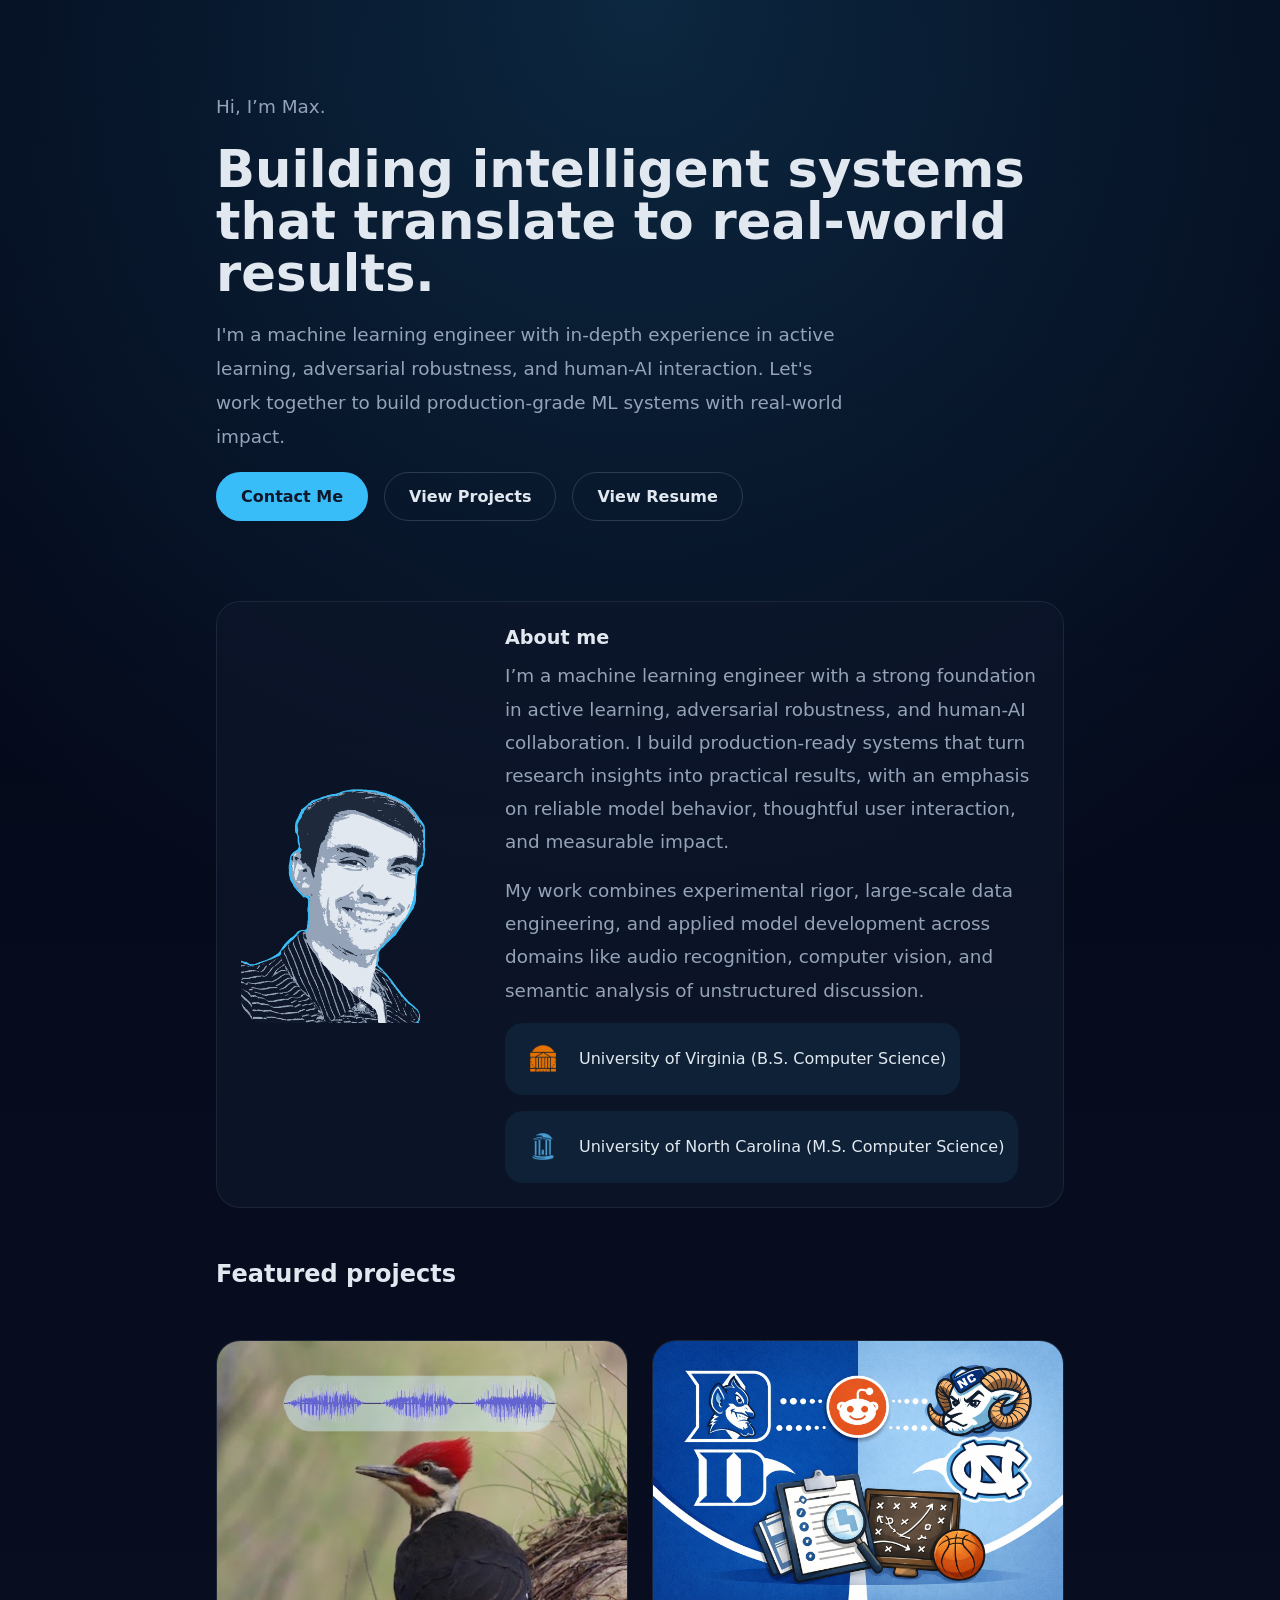
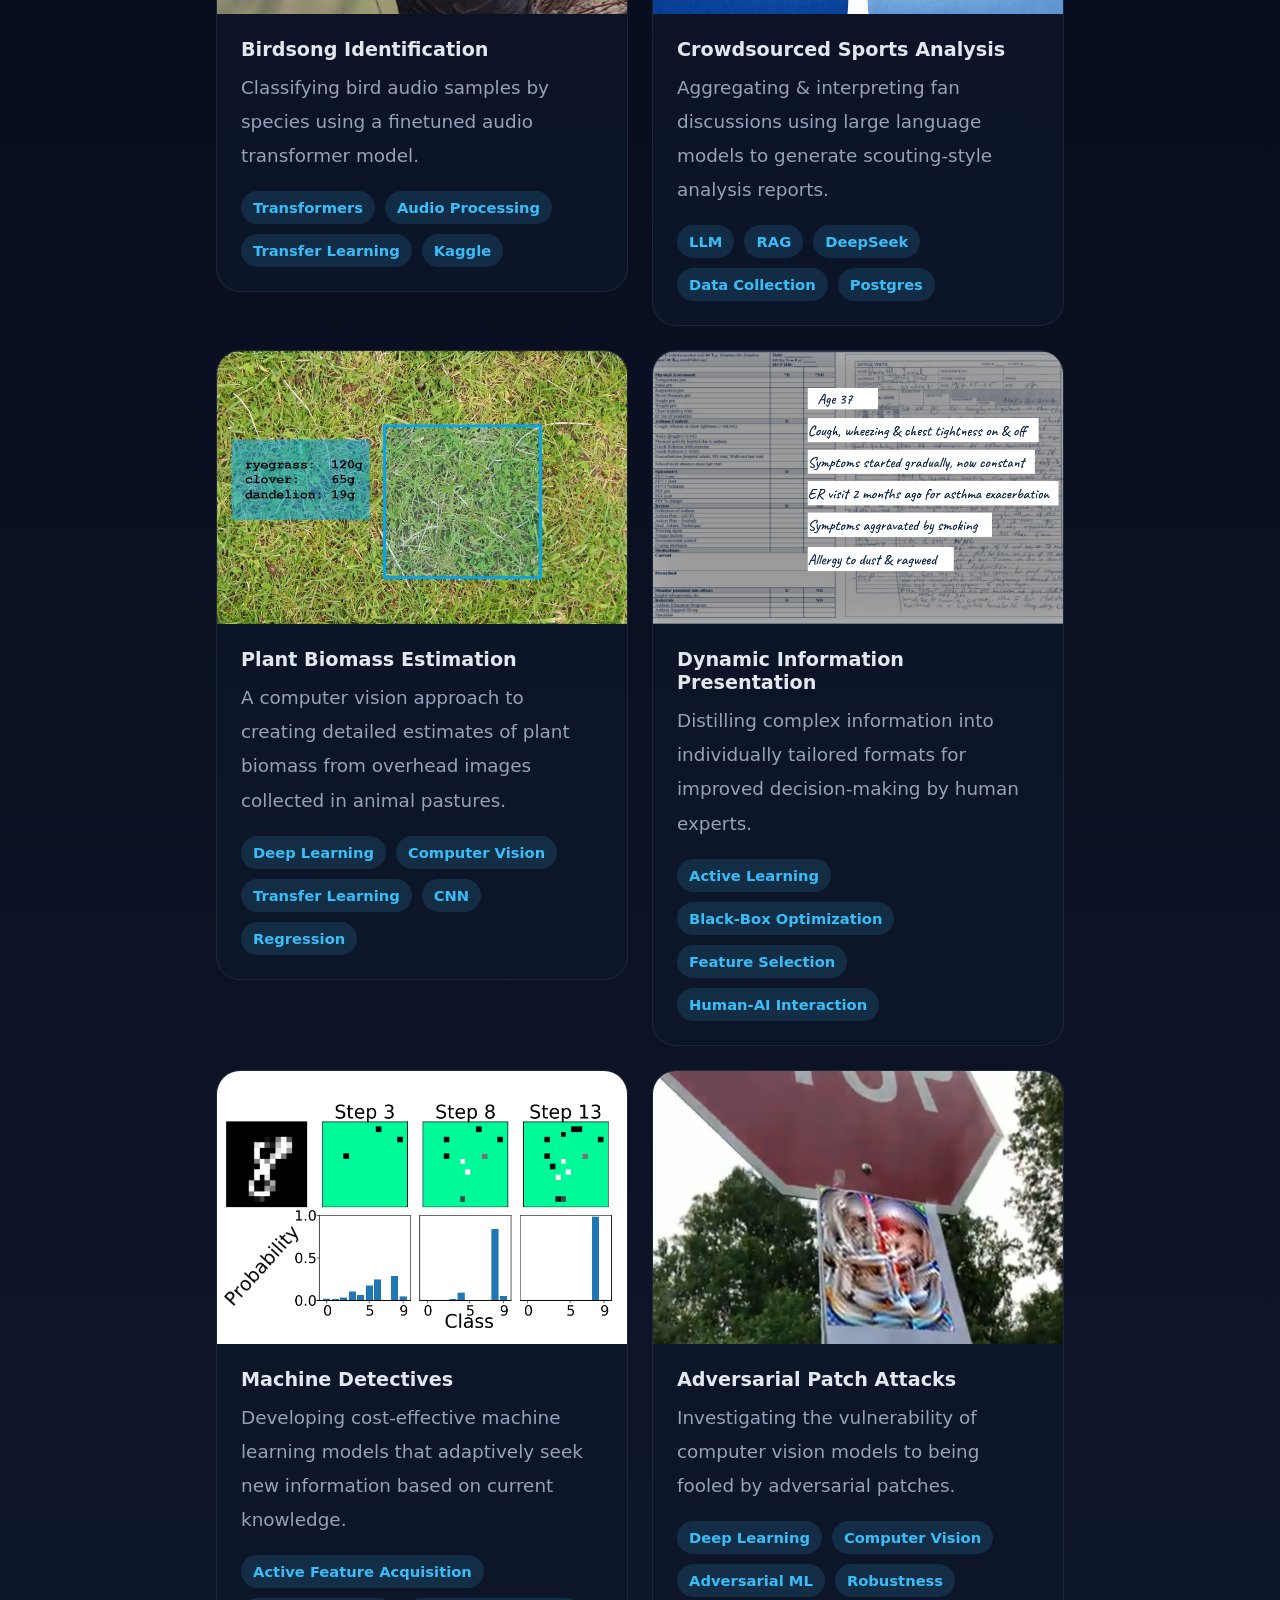
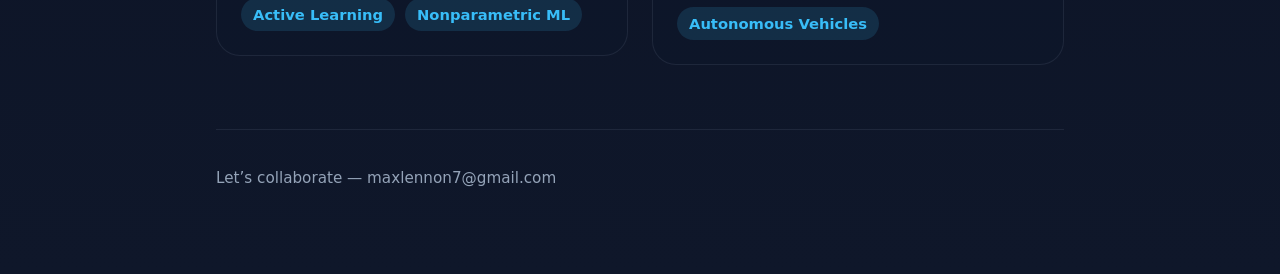
<file: index.html>
<!DOCTYPE html>
<html lang="en">
<head>
  <meta charset="UTF-8" />
  <meta name="viewport" content="width=device-width, initial-scale=1.0" />
  <title>Max Lennon | Portfolio</title>
  <link rel="stylesheet" href="style.css" />
</head>
<body>
  <div class="container">
    <main class="hero">
      <div>
        <p>Hi, I’m Max.</p>
        <h1>Building intelligent systems that translate to real-world results.</h1>
        <p>
          I'm a machine learning engineer with in-depth experience in active learning, adversarial robustness, and human-AI interaction. Let's work together to build production-grade ML systems with real-world impact.
        </p>
        <div class="cta-group">
          <a class="button button-primary" href="mailto:maxlennon7@gmail.com">Contact Me</a>
          <a class="button button-secondary" href="#projects">View Projects</a>
          <a class="button button-secondary" href="PDF\Resume_Maxwell_Lennon_MLE.pdf" target="_blank" rel="noopener noreferrer">View Resume</a>
        </div>
      </div>

      <section class="about" id="about" aria-label="About me">
        <article class="about-card card">
          <div class="about-image">
            <a href="https://www.linkedin.com/in/max-lennon/" target="_blank" rel="noopener noreferrer" title="Visit my LinkedIn page">
              <img src="images/profile_stylized.png" alt="Max Lennon profile photo" />
            </a>
          </div>
          <div class="about-content">
            <h2>About me</h2>
            <p>I’m a machine learning engineer with a strong foundation in active learning, adversarial robustness, and human-AI collaboration. I build production-ready systems that turn research insights into practical results, with an emphasis on reliable model behavior, thoughtful user interaction, and measurable impact.</p>
            <p>My work combines experimental rigor, large-scale data engineering, and applied model development across domains like audio recognition, computer vision, and semantic analysis of unstructured discussion.</p>
            <div class="institution-logos">
              <div class="institution">
                <img src="images/UVA-Symbol.png" alt="Undergraduate institution logo" />
                <span>University of Virginia (B.S. Computer Science)</span>
              </div>
              <div class="institution">
                <img src="images/UNC-Symbol.png" alt="Graduate institution logo" />
                <span>University of North Carolina (M.S. Computer Science)</span>
              </div>
            </div>
          </div>
        </article>
      </section>

      <h2 class="section-title"  id="projects">Featured projects</h2>

      <section class="projects" aria-label="Featured projects">

        <a class="project-link" href="project-birdsong.html">
            <article class="card project-card">
            <img class="project-image" src="images\woodpecker_sound_3-2.png" alt="Pileated woodpecker with waveform of its call" />
            <div class="project-details">
                <h2>Birdsong Identification</h2>
                <p class="tagline">Classifying bird audio samples by species using a finetuned audio transformer model.</p>
                <div class="keywords">
                <span class="keyword-chip">Transformers</span>
                <span class="keyword-chip">Audio Processing</span>
                <span class="keyword-chip">Transfer Learning</span>
                <span class="keyword-chip">Kaggle</span>
                </div>
            </div>
            </article>
        </a>
        
        <a class="project-link" href="sports-analysis.html">
            <article class="card project-card">
            <img class="project-image" src="images\reddit_cbb.png" alt="Duke and UNC athletics logos on opposite sides of the Reddit icon, with basketball diagrams and charts underneath." />
            <div class="project-details">
                <h2>Crowdsourced Sports Analysis</h2>
                <p class="tagline">Aggregating & interpreting fan discussions using large language models to generate scouting-style analysis reports.</p>
                <div class="keywords">
                <span class="keyword-chip">LLM</span>
                <span class="keyword-chip">RAG</span>
                <span class="keyword-chip">DeepSeek</span>
                <span class="keyword-chip">Data Collection</span>
                <span class="keyword-chip">Postgres</span>
                </div>
            </div>
            </article>
        </a>
        
        <a class="project-link" href="biomass.html">
            <article class="card project-card">
            <img class="project-image" src="images\biomass.jpg" alt="Plant Biomass Estimation" />
            <div class="project-details">
                <h2>Plant Biomass Estimation</h2>
                <p class="tagline">A computer vision approach to creating detailed estimates of plant biomass from overhead images collected in animal pastures.</p>
                <div class="keywords">
                <span class="keyword-chip">Deep Learning</span>
                <span class="keyword-chip">Computer Vision</span>
                <span class="keyword-chip">Transfer Learning</span>
                <span class="keyword-chip">CNN</span>
                <span class="keyword-chip">Regression</span>
                </div>
            </div>
            </article>
        </a>

        <a class="project-link" href="dynamic-information-presentation.html">
            <article class="card project-card">
            <img class="project-image" src="images\medchart.png" alt="Dynamic Information Presentation" />
            <div class="project-details">
                <h2>Dynamic Information Presentation</h2>
                <p class="tagline">Distilling complex information into individually tailored formats for improved decision-making by human experts.</p>
                <div class="keywords">
                <span class="keyword-chip">Active Learning</span>
                <span class="keyword-chip">Black-Box Optimization</span>
                <span class="keyword-chip">Feature Selection</span>
                <span class="keyword-chip">Human-AI Interaction</span>
                </div>
            </div>
            </article>
        </a>
        
        <a class="project-link" href="machine-detectives.html">
        <article class="card project-card">
          <img class="project-image" src="images\afa.png" alt="Active Feature Acquisition visualization" />
          <div class="project-details">
            <h2>Machine Detectives</h2>
            <p class="tagline">Developing cost-effective machine learning models that adaptively seek new information based on current knowledge.</p>
            <div class="keywords">
              <span class="keyword-chip">Active Feature Acquisition</span>
              <span class="keyword-chip">Active Learning</span>
              <span class="keyword-chip">Nonparametric ML</span>
            </div>
          </div>
        </article>
        </a>

        <a class="project-link" href="adversarial-patches.html">
        <article class="card project-card">
          <img class="project-image" src="images\stopsign_patch_3.2.png" alt="Adversarial Patch Attacks" />
          <div class="project-details">
            <h2>Adversarial Patch Attacks</h2>
            <p class="tagline">Investigating the vulnerability of computer vision models to being fooled by adversarial patches.</p>
            <div class="keywords">
              <span class="keyword-chip">Deep Learning</span>
              <span class="keyword-chip">Computer Vision</span>
              <span class="keyword-chip">Adversarial ML</span>
              <span class="keyword-chip">Robustness</span>
              <span class="keyword-chip">Autonomous Vehicles</span>
            </div>
          </div>
        </article>
        </a>

      </section>
    </main>

    <footer>
      <p id="contact">Let’s collaborate — maxlennon7@gmail.com</p>
    </footer>
  </div>
</body>
</html>
</file>
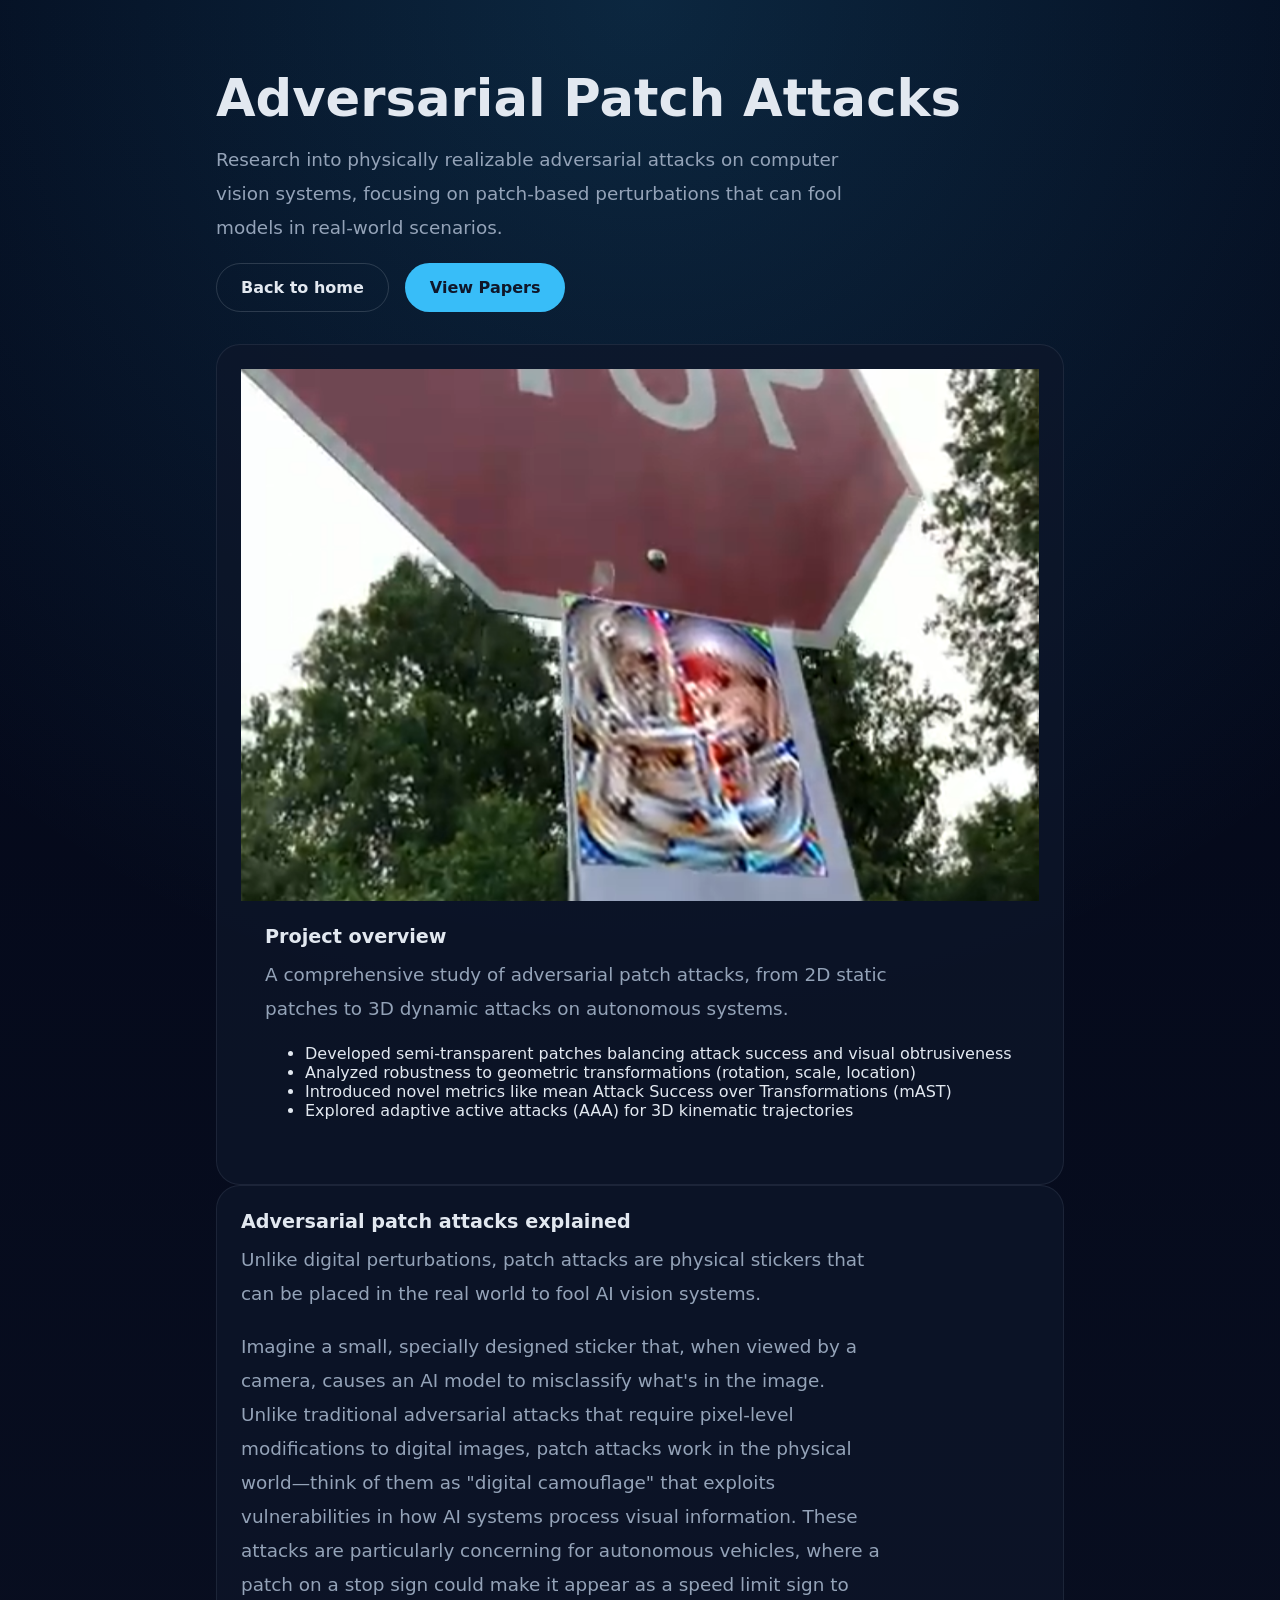
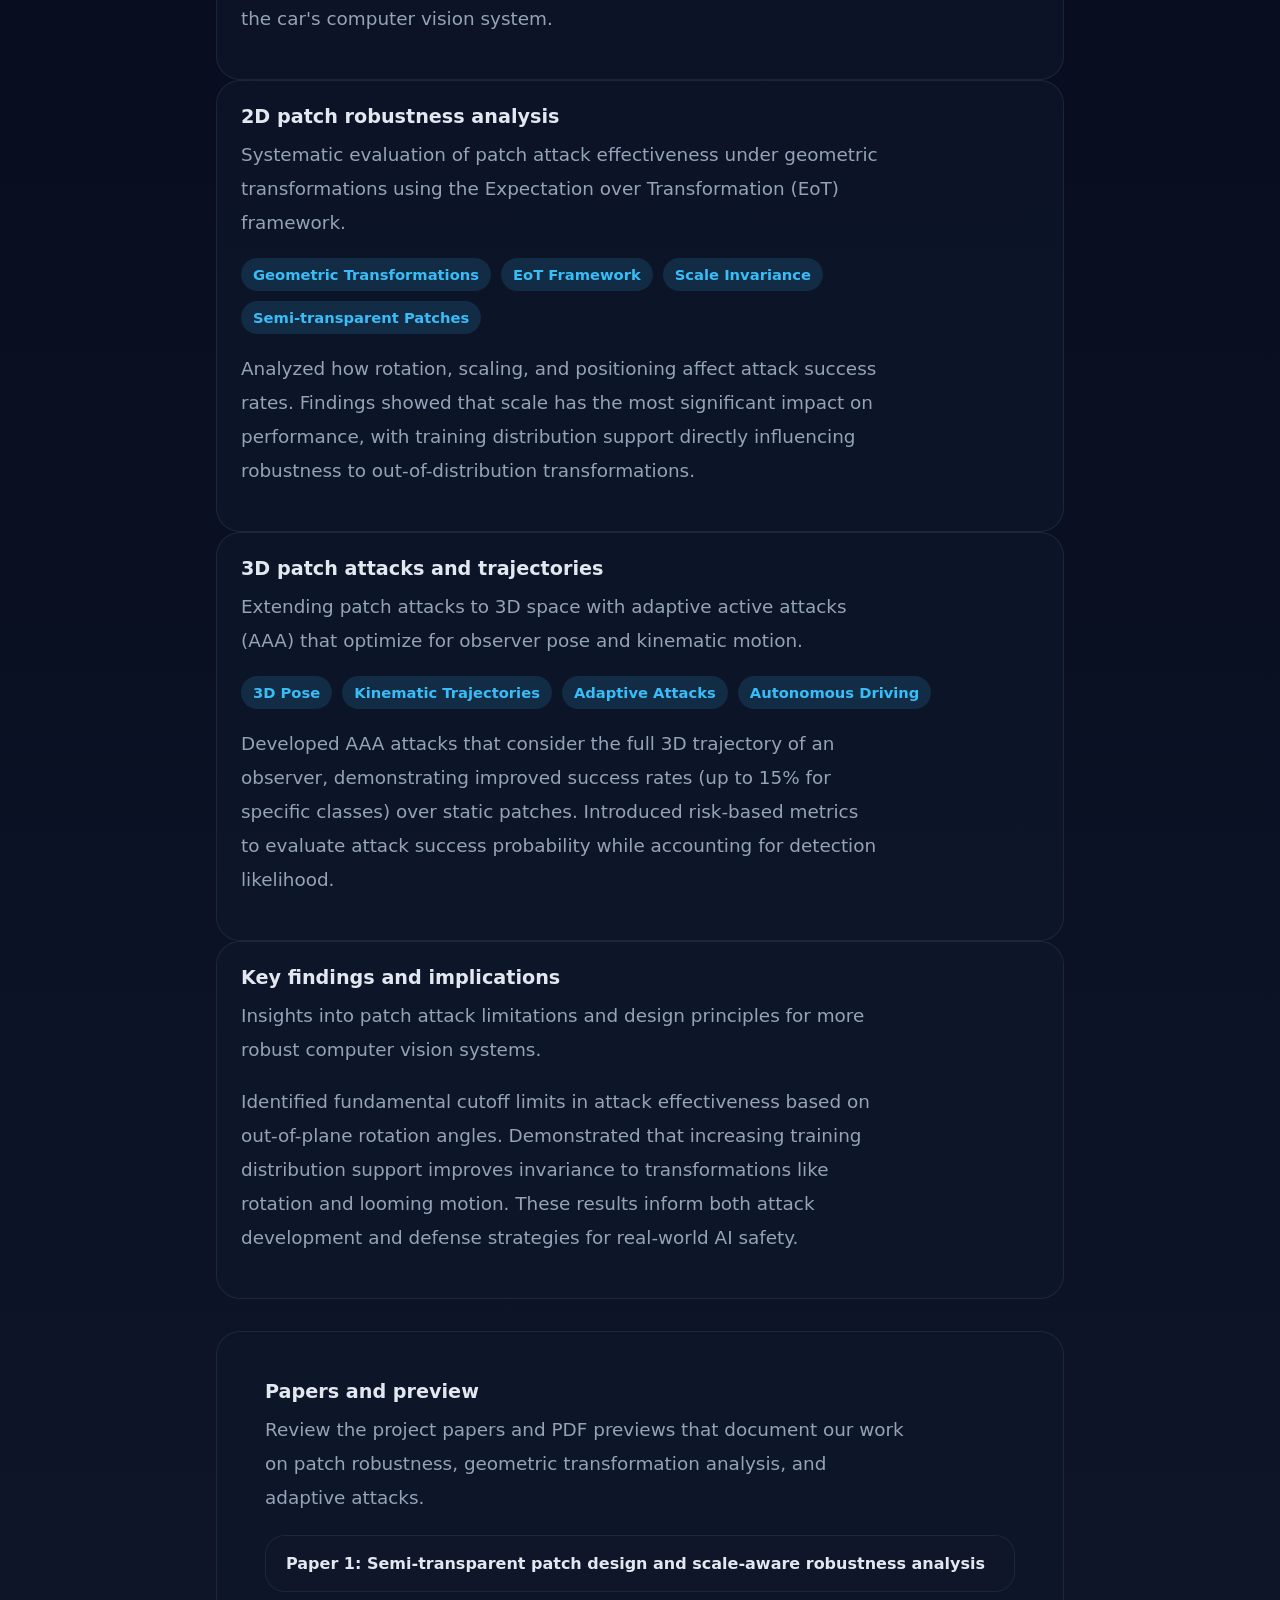
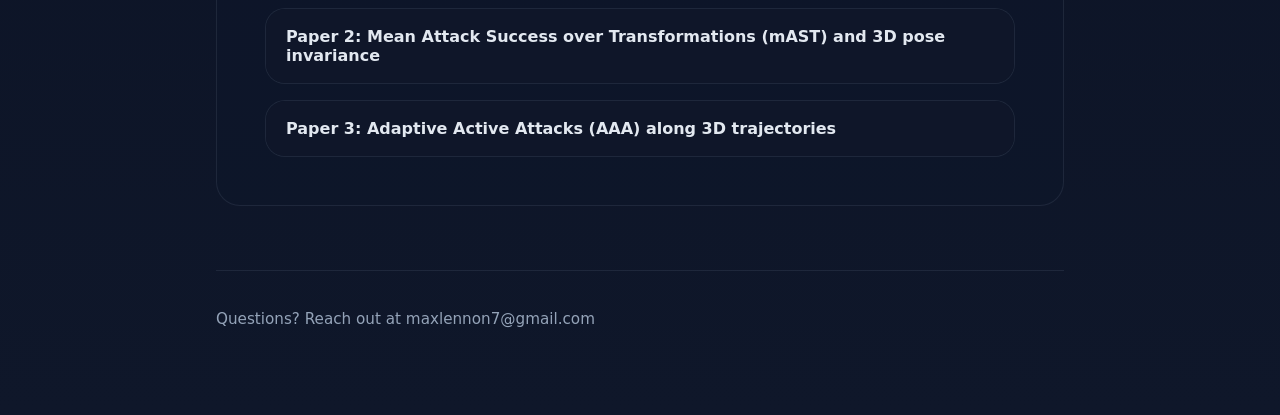
<file: adversarial-patches.html>
<!DOCTYPE html>
<html lang="en">
<head>
  <meta charset="UTF-8" />
  <meta name="viewport" content="width=device-width, initial-scale=1.0" />
  <title>Adversarial Patch Attacks | Max Lennon</title>
  <link rel="stylesheet" href="style.css" />
</head>
<body>
  <div class="container">
    <main class="hero">
      <div>
        <h1>Adversarial Patch Attacks</h1>
        <p>
          Research into physically realizable adversarial attacks on computer vision systems, focusing on patch-based perturbations that can fool models in real-world scenarios.
        </p>
        <div class="cta-group">
          <a class="button button-secondary" href="index.html">Back to home</a>
          <a class="button button-primary" href="#papers">View Papers</a>
        </div>
      </div>

      <section class="project-overview">
        <article class="card">
          <img class="project-image" src="images\stopsign_patch_3.2.png" alt="Example of an adversarial patch on a stop sign" />
          <div class="project-details">
            <h2>Project overview</h2>
            <p class="tagline">A comprehensive study of adversarial patch attacks, from 2D static patches to 3D dynamic attacks on autonomous systems.</p>
            <ul>
              <li>Developed semi-transparent patches balancing attack success and visual obtrusiveness</li>
              <li>Analyzed robustness to geometric transformations (rotation, scale, location)</li>
              <li>Introduced novel metrics like mean Attack Success over Transformations (mAST)</li>
              <li>Explored adaptive active attacks (AAA) for 3D kinematic trajectories</li>
            </ul>
          </div>
        </article>

        <article class="card">
          <h2>Adversarial patch attacks explained</h2>
          <p class="tagline">Unlike digital perturbations, patch attacks are physical stickers that can be placed in the real world to fool AI vision systems.</p>
          <p>Imagine a small, specially designed sticker that, when viewed by a camera, causes an AI model to misclassify what's in the image. Unlike traditional adversarial attacks that require pixel-level modifications to digital images, patch attacks work in the physical world—think of them as "digital camouflage" that exploits vulnerabilities in how AI systems process visual information. These attacks are particularly concerning for autonomous vehicles, where a patch on a stop sign could make it appear as a speed limit sign to the car's computer vision system.</p>
        </article>

        <article class="card">
          <h2>2D patch robustness analysis</h2>
          <p class="tagline">Systematic evaluation of patch attack effectiveness under geometric transformations using the Expectation over Transformation (EoT) framework.</p>
          <div class="keywords">
            <span class="keyword-chip">Geometric Transformations</span>
            <span class="keyword-chip">EoT Framework</span>
            <span class="keyword-chip">Scale Invariance</span>
            <span class="keyword-chip">Semi-transparent Patches</span>
          </div>
          <p>Analyzed how rotation, scaling, and positioning affect attack success rates. Findings showed that scale has the most significant impact on performance, with training distribution support directly influencing robustness to out-of-distribution transformations.</p>
        </article>

        <article class="card">
          <h2>3D patch attacks and trajectories</h2>
          <p class="tagline">Extending patch attacks to 3D space with adaptive active attacks (AAA) that optimize for observer pose and kinematic motion.</p>
          <div class="keywords">
            <span class="keyword-chip">3D Pose</span>
            <span class="keyword-chip">Kinematic Trajectories</span>
            <span class="keyword-chip">Adaptive Attacks</span>
            <span class="keyword-chip">Autonomous Driving</span>
          </div>
          <p>Developed AAA attacks that consider the full 3D trajectory of an observer, demonstrating improved success rates (up to 15% for specific classes) over static patches. Introduced risk-based metrics to evaluate attack success probability while accounting for detection likelihood.</p>
        </article>

        <article class="card">
          <h2>Key findings and implications</h2>
          <p class="tagline">Insights into patch attack limitations and design principles for more robust computer vision systems.</p>
          <p>Identified fundamental cutoff limits in attack effectiveness based on out-of-plane rotation angles. Demonstrated that increasing training distribution support improves invariance to transformations like rotation and looming motion. These results inform both attack development and defense strategies for real-world AI safety.</p>
        </article>
      </section>

      <section id="papers" class="project-overview">
        <article class="card">
          <div class="project-details">
            <h2>Papers and preview</h2>
            <p class="tagline">Review the project papers and PDF previews that document our work on patch robustness, geometric transformation analysis, and adaptive attacks.</p>
            <div class="pdf-previews">
              <details class="pdf-preview">
                <summary>Paper 1: Semi-transparent patch design and scale-aware robustness analysis</summary>
                <iframe class="pdf-iframe" src="https://arxiv.org/pdf/2005.00656"></iframe>
              </details>
              <details class="pdf-preview">
                <summary>Paper 2: Mean Attack Success over Transformations (mAST) and 3D pose invariance</summary>
                <iframe class="pdf-iframe" src="https://arxiv.org/pdf/2108.07229"></iframe>
              </details>
              <details class="pdf-preview">
                <summary>Paper 3: Adaptive Active Attacks (AAA) along 3D trajectories</summary>
                <iframe class="pdf-iframe" src="PDF/WACV23_attack_dynamic.pdf"></iframe>
              </details>
            </div>
          </div>
        </article>
      </section>
    </main>

    <footer>
      <p>Questions? Reach out at maxlennon7@gmail.com</p>
    </footer>
  </div>
</body>
</html>
</file>
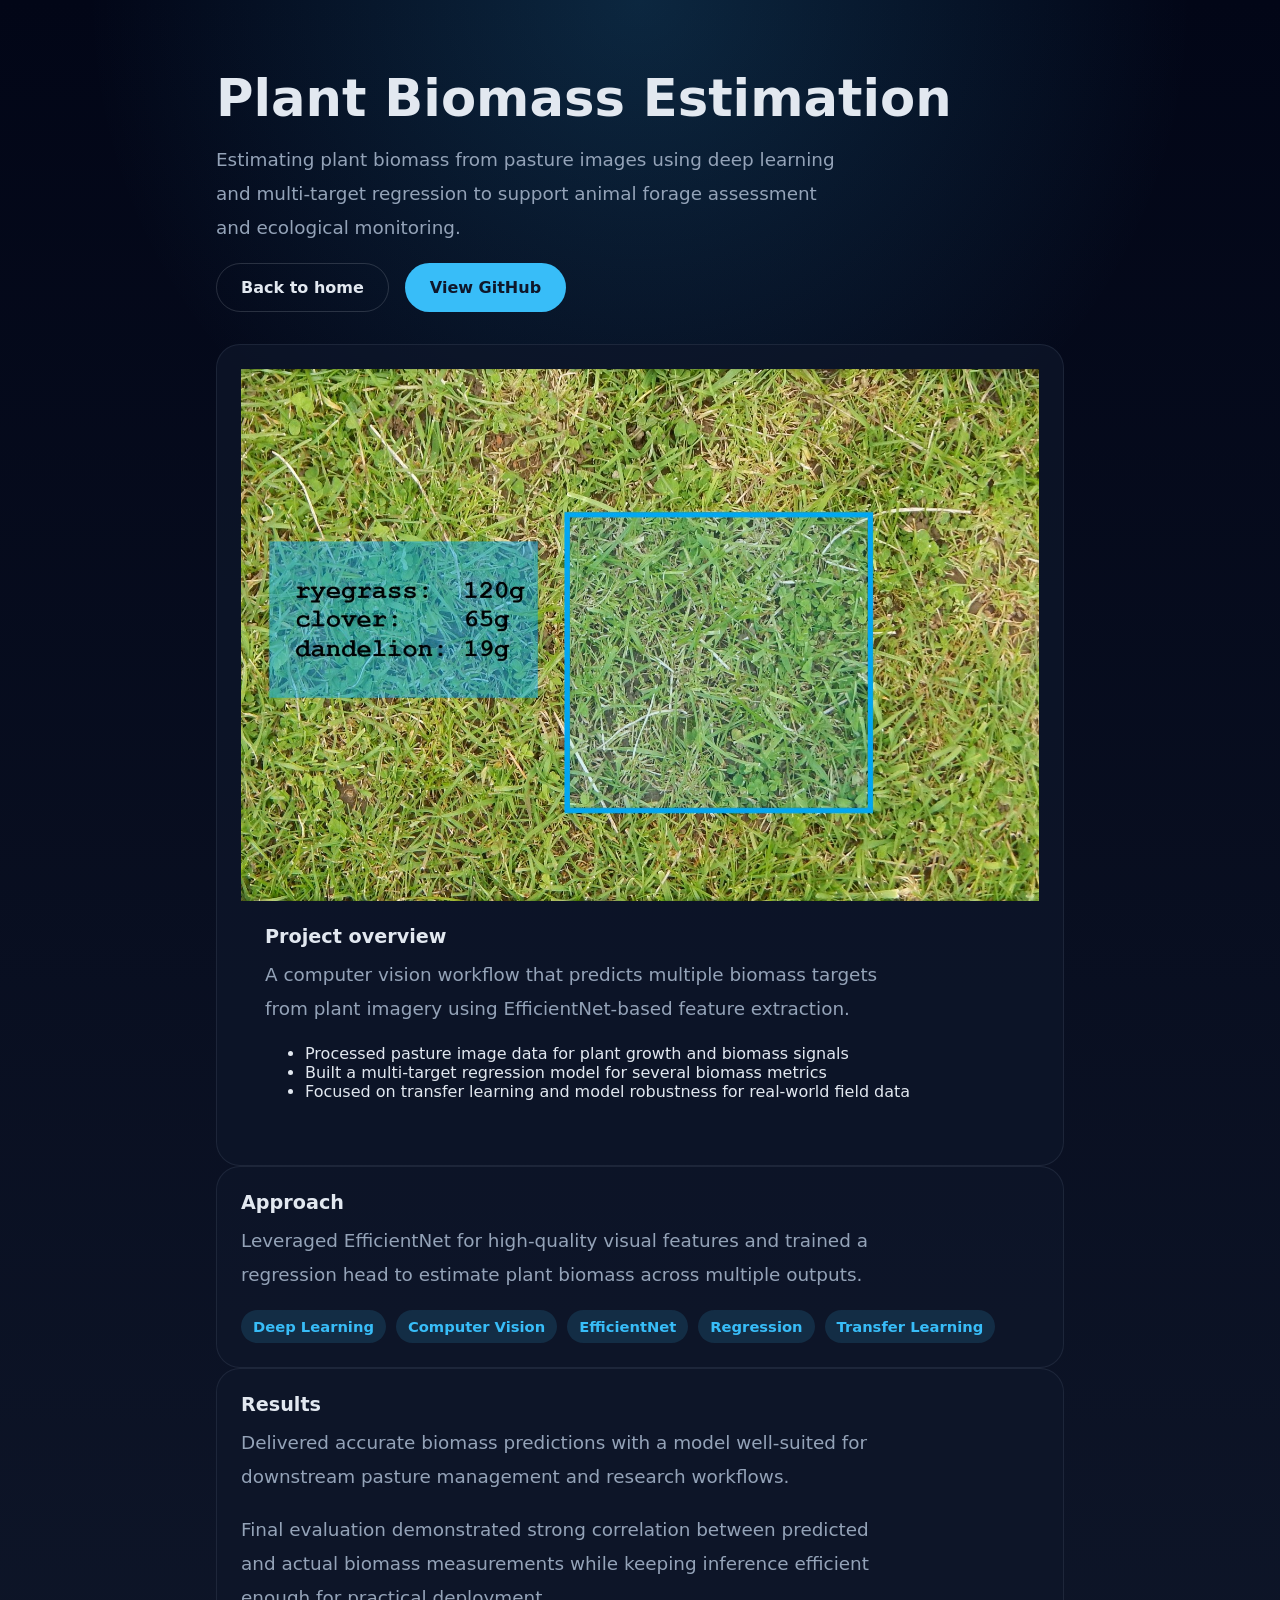
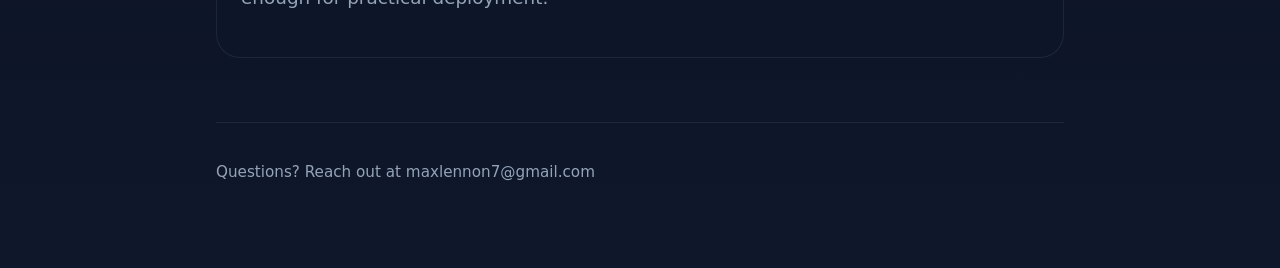
<file: biomass.html>
<!DOCTYPE html>
<html lang="en">
<head>
  <meta charset="UTF-8" />
  <meta name="viewport" content="width=device-width, initial-scale=1.0" />
  <title>Plant Biomass Estimation | Max Lennon</title>
  <link rel="stylesheet" href="style.css" />
</head>
<body>
  <div class="container">
    <main class="hero">
      <div>
        <h1>Plant Biomass Estimation</h1>
        <p>
          Estimating plant biomass from pasture images using deep learning and multi-target regression to support animal forage assessment and ecological monitoring.
        </p>
        <div class="cta-group">
          <a class="button button-secondary" href="index.html">Back to home</a>
          <a class="button button-primary" href="https://github.com/max-lennon/CSIRO_Image2Biomass">View GitHub</a>
        </div>
      </div>

      <section class="project-overview">
        <article class="card">
          <img class="project-image" src="images\biomass.jpg" alt="Image of plant biomass estimation model output" />
          <div class="project-details">
            <h2>Project overview</h2>
            <p class="tagline">A computer vision workflow that predicts multiple biomass targets from plant imagery using EfficientNet-based feature extraction.</p>
            <ul>
              <li>Processed pasture image data for plant growth and biomass signals</li>
              <li>Built a multi-target regression model for several biomass metrics</li>
              <li>Focused on transfer learning and model robustness for real-world field data</li>
            </ul>
          </div>
        </article>

        <article class="card">
          <h2>Approach</h2>
          <p class="tagline">Leveraged EfficientNet for high-quality visual features and trained a regression head to estimate plant biomass across multiple outputs.</p>
          <div class="keywords">
            <span class="keyword-chip">Deep Learning</span>
            <span class="keyword-chip">Computer Vision</span>
            <span class="keyword-chip">EfficientNet</span>
            <span class="keyword-chip">Regression</span>
            <span class="keyword-chip">Transfer Learning</span>
          </div>
        </article>

        <article class="card">
          <h2>Results</h2>
          <p class="tagline">Delivered accurate biomass predictions with a model well-suited for downstream pasture management and research workflows.</p>
          <p>Final evaluation demonstrated strong correlation between predicted and actual biomass measurements while keeping inference efficient enough for practical deployment.</p>
        </article>
      </section>
    </main>

    <footer>
      <p>Questions? Reach out at maxlennon7@gmail.com</p>
    </footer>
  </div>
</body>
</html>
</file>
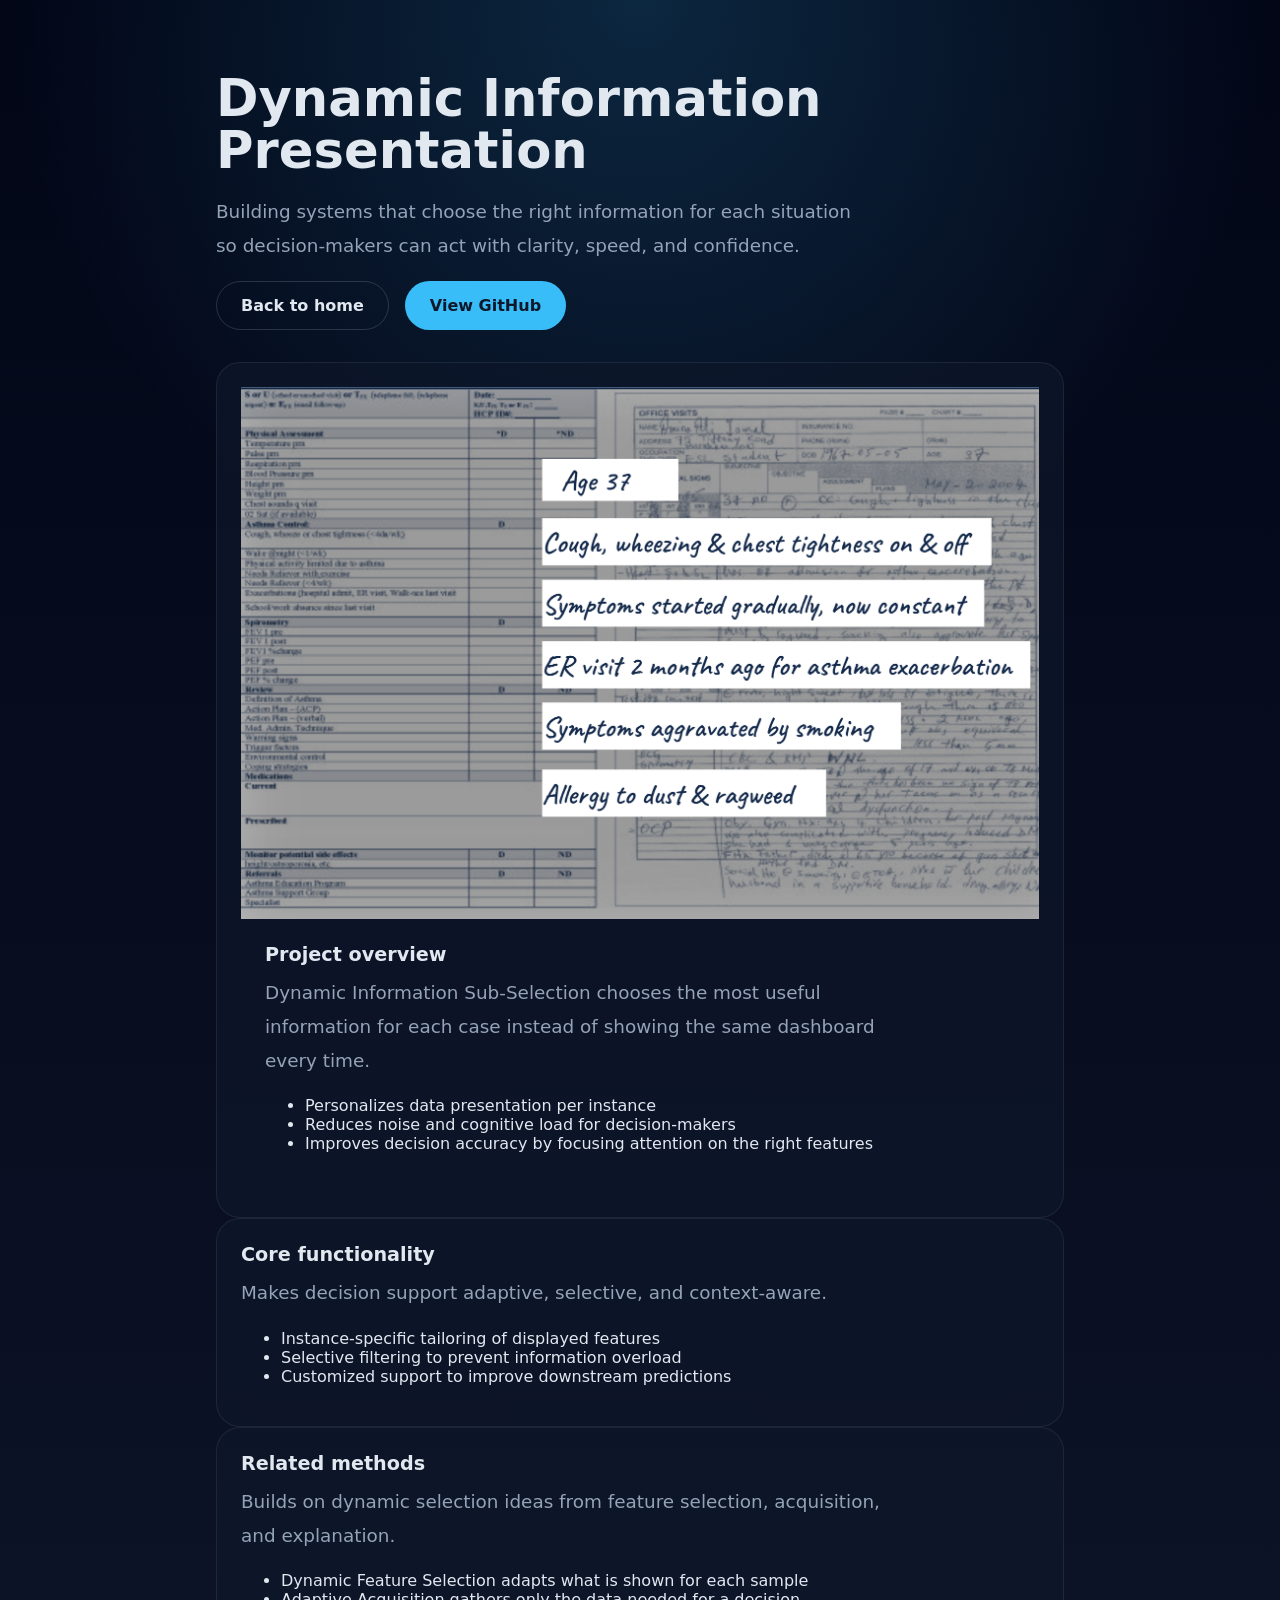
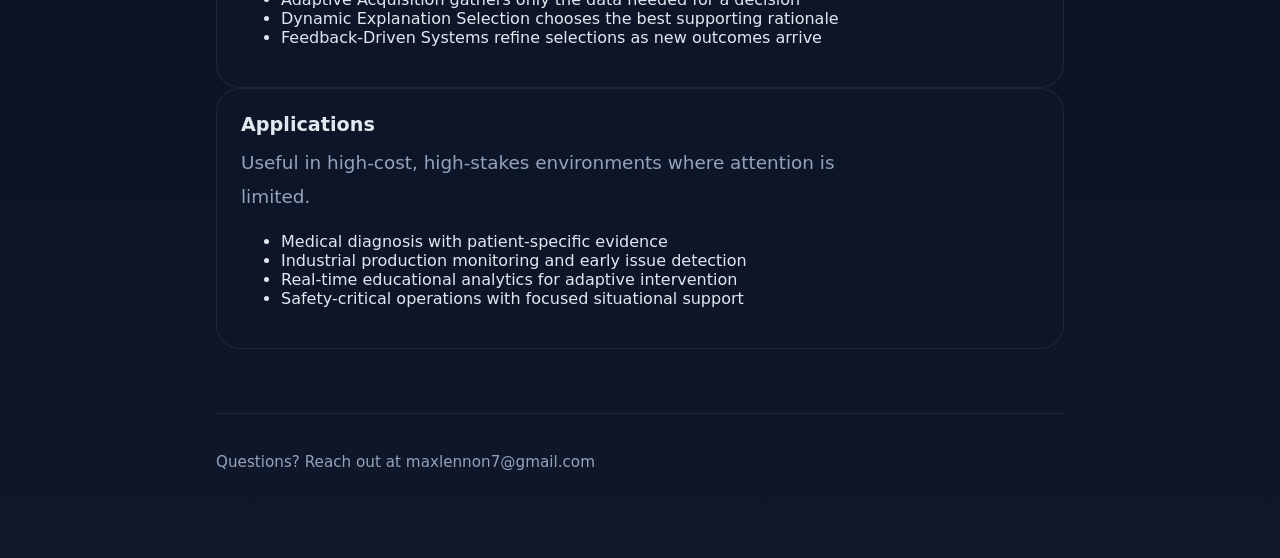
<file: dynamic-information-presentation.html>
<!DOCTYPE html>
<html lang="en">
<head>
  <meta charset="UTF-8" />
  <meta name="viewport" content="width=device-width, initial-scale=1.0" />
  <title>Dynamic Information Presentation | Max Lennon</title>
  <link rel="stylesheet" href="style.css" />
</head>
<body>
  <div class="container">
    <main class="hero">
      <div>
        <h1>Dynamic Information Presentation</h1>
        <p>
          Building systems that choose the right information for each situation so decision-makers can act with clarity, speed, and confidence.
        </p>
        <div class="cta-group">
            <a class="button button-secondary" href="index.html">Back to home</a>
            <a class="button button-primary" href="https://github.com/lupalab/diss_th">View GitHub</a>
        </div>
      </div>

      <section class="project-overview">
        <article class="card">
          <img class="project-image" src="images\medchart.png" alt="Dynamic information presentation dashboard" />
          <div class="project-details">
            <h2>Project overview</h2>
            <p class="tagline">Dynamic Information Sub-Selection chooses the most useful information for each case instead of showing the same dashboard every time.</p>
            <ul>
              <li>Personalizes data presentation per instance</li>
              <li>Reduces noise and cognitive load for decision-makers</li>
              <li>Improves decision accuracy by focusing attention on the right features</li>
            </ul>
          </div>
        </article>

        <article class="card">
          <h2>Core functionality</h2>
          <p class="tagline">Makes decision support adaptive, selective, and context-aware.</p>
          <ul>
            <li>Instance-specific tailoring of displayed features</li>
            <li>Selective filtering to prevent information overload</li>
            <li>Customized support to improve downstream predictions</li>
          </ul>
        </article>

        <article class="card">
          <h2>Related methods</h2>
          <p class="tagline">Builds on dynamic selection ideas from feature selection, acquisition, and explanation.</p>
          <ul>
            <li>Dynamic Feature Selection adapts what is shown for each sample</li>
            <li>Adaptive Acquisition gathers only the data needed for a decision</li>
            <li>Dynamic Explanation Selection chooses the best supporting rationale</li>
            <li>Feedback-Driven Systems refine selections as new outcomes arrive</li>
          </ul>
        </article>

        <article class="card">
          <h2>Applications</h2>
          <p class="tagline">Useful in high-cost, high-stakes environments where attention is limited.</p>
          <ul>
            <li>Medical diagnosis with patient-specific evidence</li>
            <li>Industrial production monitoring and early issue detection</li>
            <li>Real-time educational analytics for adaptive intervention</li>
            <li>Safety-critical operations with focused situational support</li>
          </ul>
        </article>
      </section>
    </main>

    <footer>
      <p>Questions? Reach out at maxlennon7@gmail.com</p>
    </footer>
  </div>
</body>
</html>
</file>
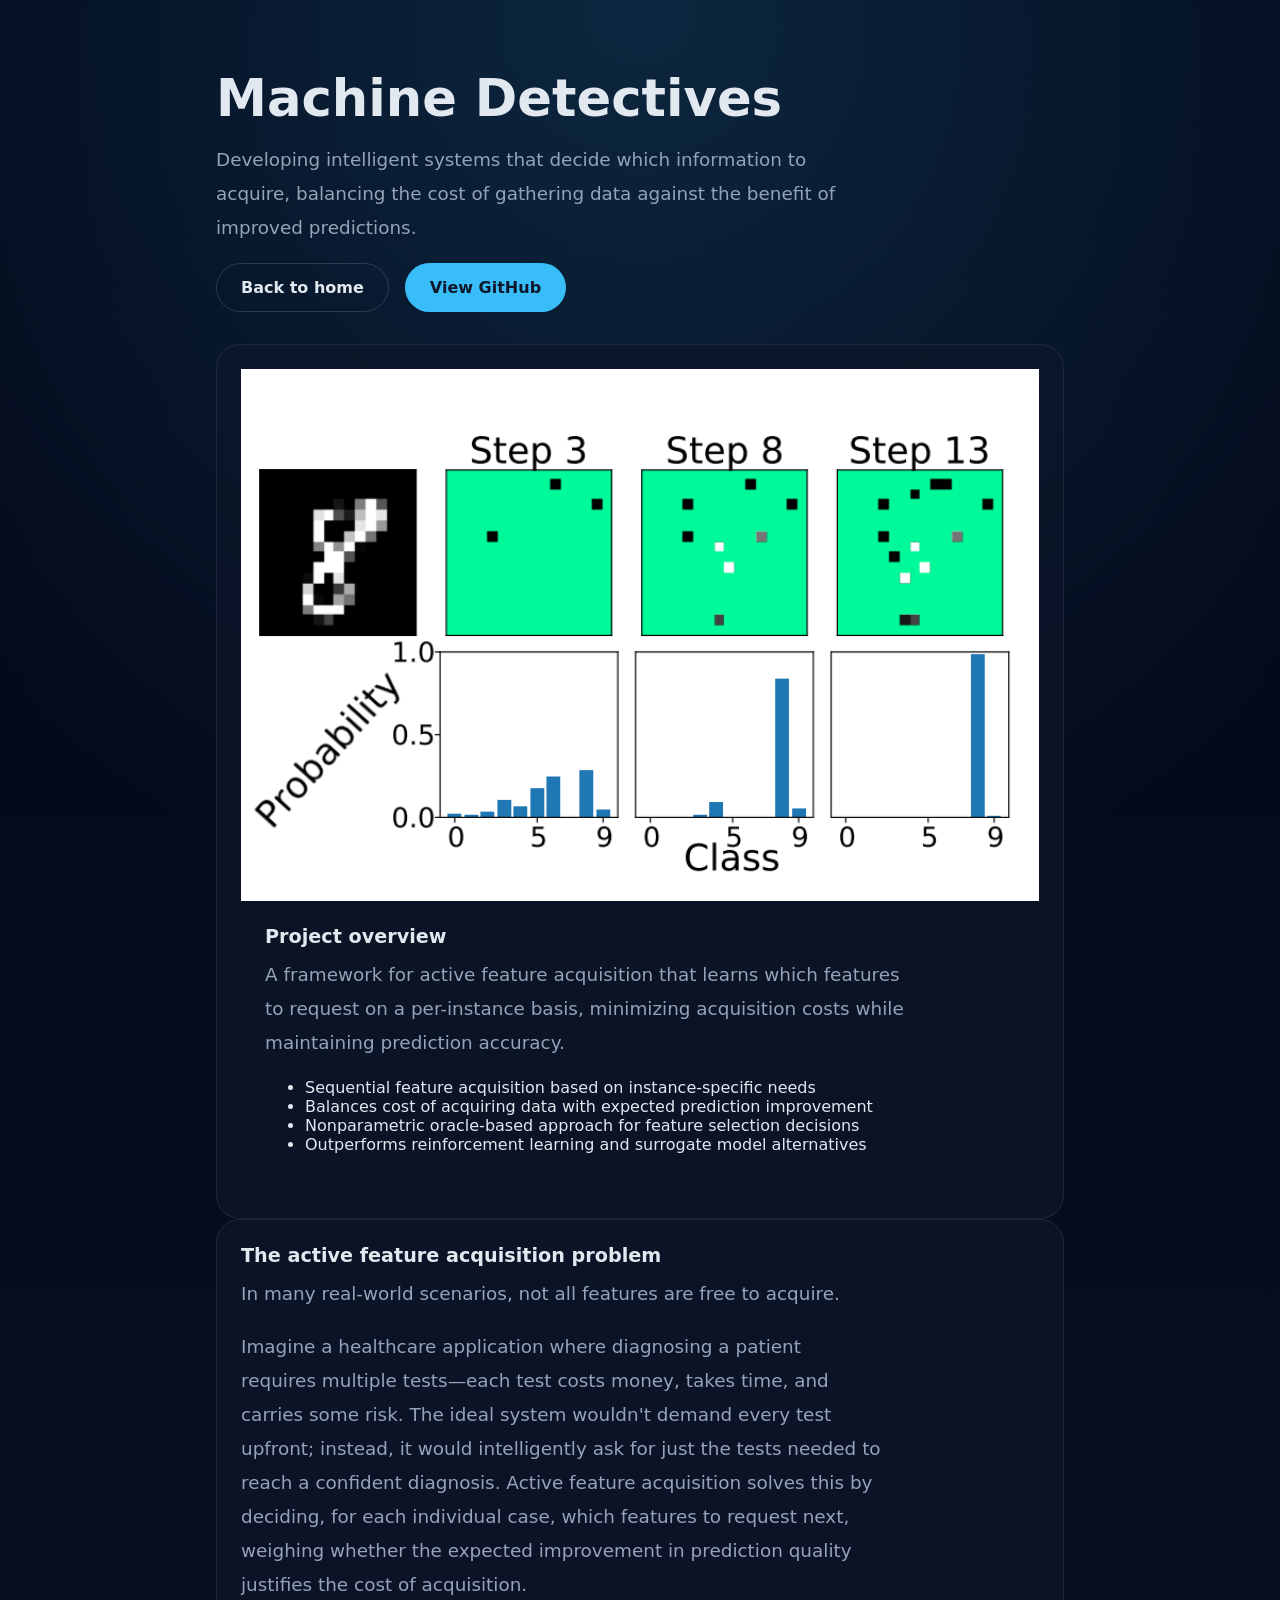
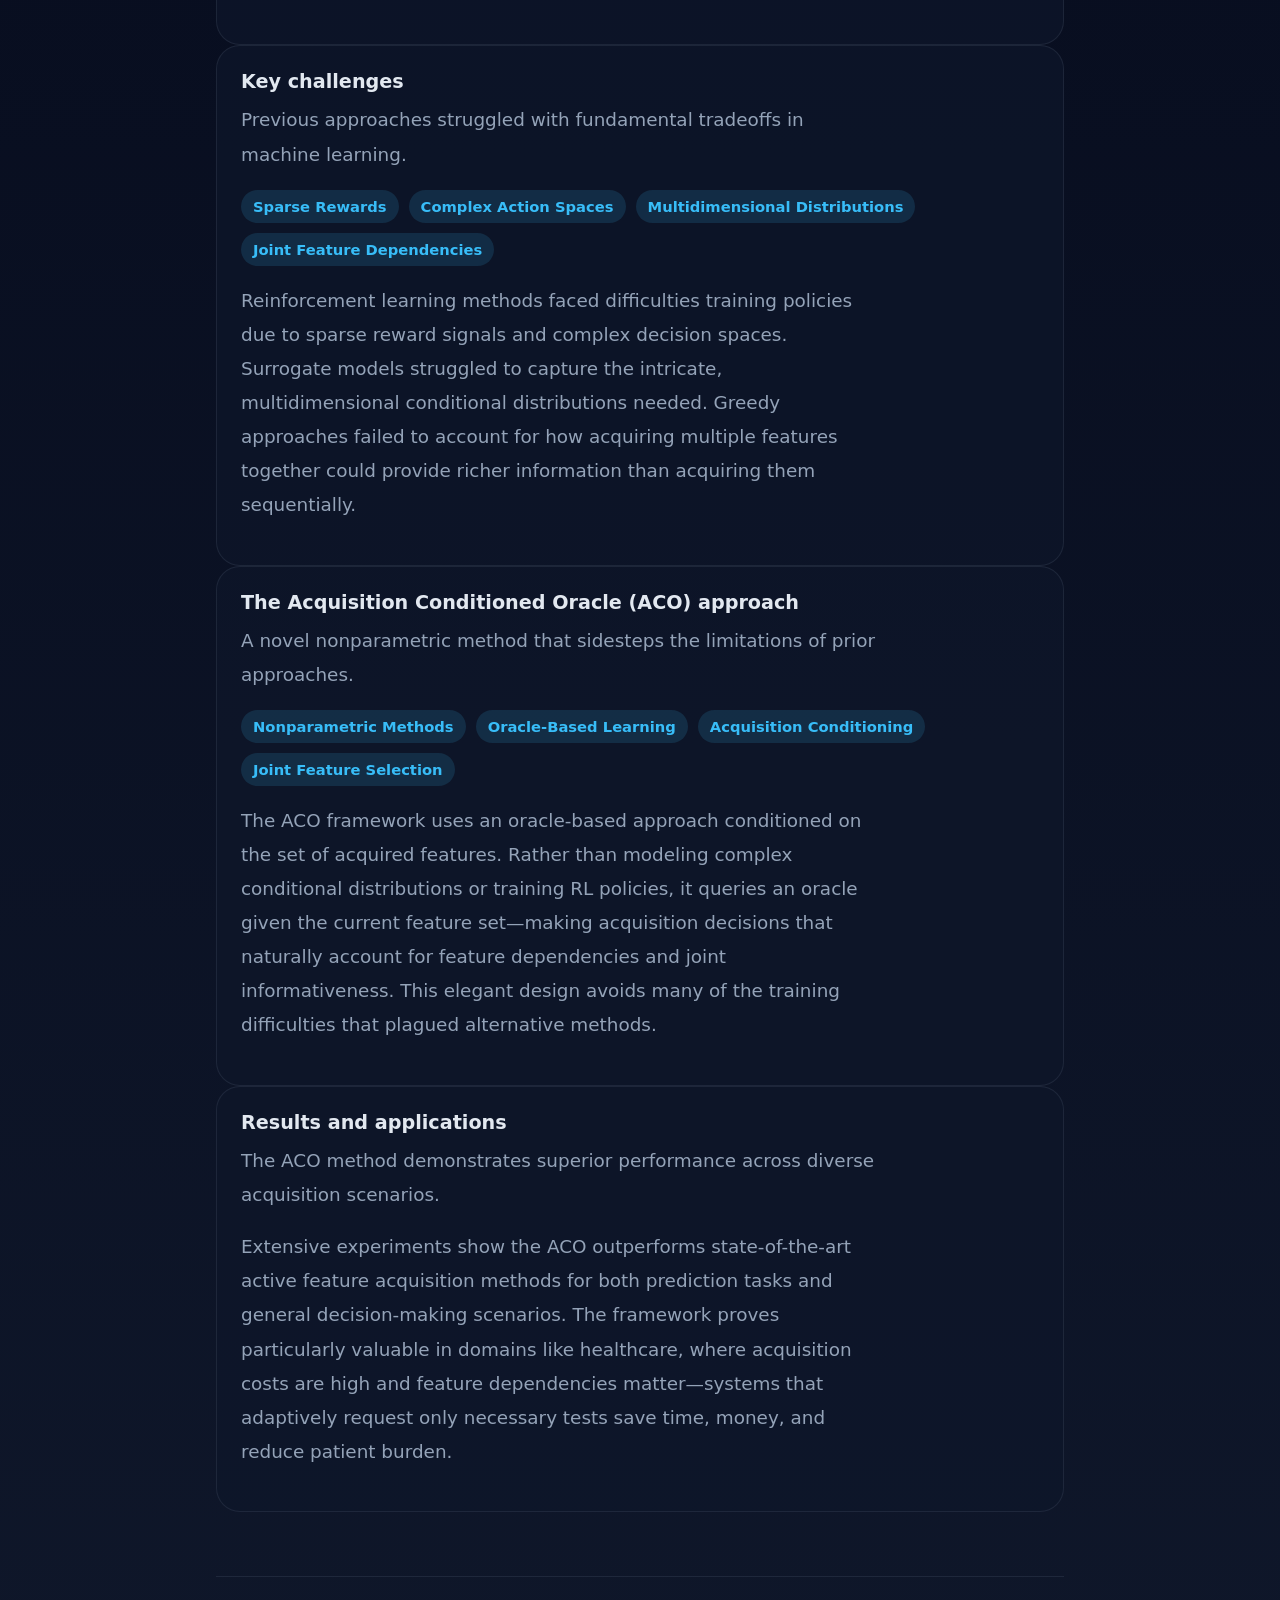
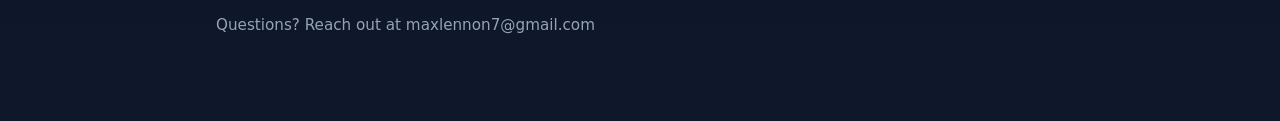
<file: machine-detectives.html>
<!DOCTYPE html>
<html lang="en">
<head>
  <meta charset="UTF-8" />
  <meta name="viewport" content="width=device-width, initial-scale=1.0" />
  <title>Machine Detectives | Max Lennon</title>
  <link rel="stylesheet" href="style.css" />
</head>
<body>
  <div class="container">
    <main class="hero">
      <div>
        <h1>Machine Detectives</h1>
        <p>
          Developing intelligent systems that decide which information to acquire, balancing the cost of gathering data against the benefit of improved predictions.
        </p>
        <div class="cta-group">
          <a class="button button-secondary" href="index.html">Back to home</a>
          <a class="button button-primary" href="https://github.com/max-lennon">View GitHub</a>
        </div>
      </div>

      <section class="project-overview">
        <article class="card">
          <img class="project-image" src="images\afa.png" alt="Active Feature Acquisition workflow diagram" />
          <div class="project-details">
            <h2>Project overview</h2>
            <p class="tagline">A framework for active feature acquisition that learns which features to request on a per-instance basis, minimizing acquisition costs while maintaining prediction accuracy.</p>
            <ul>
              <li>Sequential feature acquisition based on instance-specific needs</li>
              <li>Balances cost of acquiring data with expected prediction improvement</li>
              <li>Nonparametric oracle-based approach for feature selection decisions</li>
              <li>Outperforms reinforcement learning and surrogate model alternatives</li>
            </ul>
          </div>
        </article>

        <article class="card">
          <h2>The active feature acquisition problem</h2>
          <p class="tagline">In many real-world scenarios, not all features are free to acquire.</p>
          <p>Imagine a healthcare application where diagnosing a patient requires multiple tests—each test costs money, takes time, and carries some risk. The ideal system wouldn't demand every test upfront; instead, it would intelligently ask for just the tests needed to reach a confident diagnosis. Active feature acquisition solves this by deciding, for each individual case, which features to request next, weighing whether the expected improvement in prediction quality justifies the cost of acquisition.</p>
        </article>

        <article class="card">
          <h2>Key challenges</h2>
          <p class="tagline">Previous approaches struggled with fundamental tradeoffs in machine learning.</p>
          <div class="keywords">
            <span class="keyword-chip">Sparse Rewards</span>
            <span class="keyword-chip">Complex Action Spaces</span>
            <span class="keyword-chip">Multidimensional Distributions</span>
            <span class="keyword-chip">Joint Feature Dependencies</span>
          </div>
          <p>Reinforcement learning methods faced difficulties training policies due to sparse reward signals and complex decision spaces. Surrogate models struggled to capture the intricate, multidimensional conditional distributions needed. Greedy approaches failed to account for how acquiring multiple features together could provide richer information than acquiring them sequentially.</p>
        </article>

        <article class="card">
          <h2>The Acquisition Conditioned Oracle (ACO) approach</h2>
          <p class="tagline">A novel nonparametric method that sidesteps the limitations of prior approaches.</p>
          <div class="keywords">
            <span class="keyword-chip">Nonparametric Methods</span>
            <span class="keyword-chip">Oracle-Based Learning</span>
            <span class="keyword-chip">Acquisition Conditioning</span>
            <span class="keyword-chip">Joint Feature Selection</span>
          </div>
          <p>The ACO framework uses an oracle-based approach conditioned on the set of acquired features. Rather than modeling complex conditional distributions or training RL policies, it queries an oracle given the current feature set—making acquisition decisions that naturally account for feature dependencies and joint informativeness. This elegant design avoids many of the training difficulties that plagued alternative methods.</p>
        </article>

        <article class="card">
          <h2>Results and applications</h2>
          <p class="tagline">The ACO method demonstrates superior performance across diverse acquisition scenarios.</p>
          <p>Extensive experiments show the ACO outperforms state-of-the-art active feature acquisition methods for both prediction tasks and general decision-making scenarios. The framework proves particularly valuable in domains like healthcare, where acquisition costs are high and feature dependencies matter—systems that adaptively request only necessary tests save time, money, and reduce patient burden.</p>
        </article>
      </section>
    </main>

    <footer>
      <p>Questions? Reach out at maxlennon7@gmail.com</p>
    </footer>
  </div>
</body>
</html>
</file>
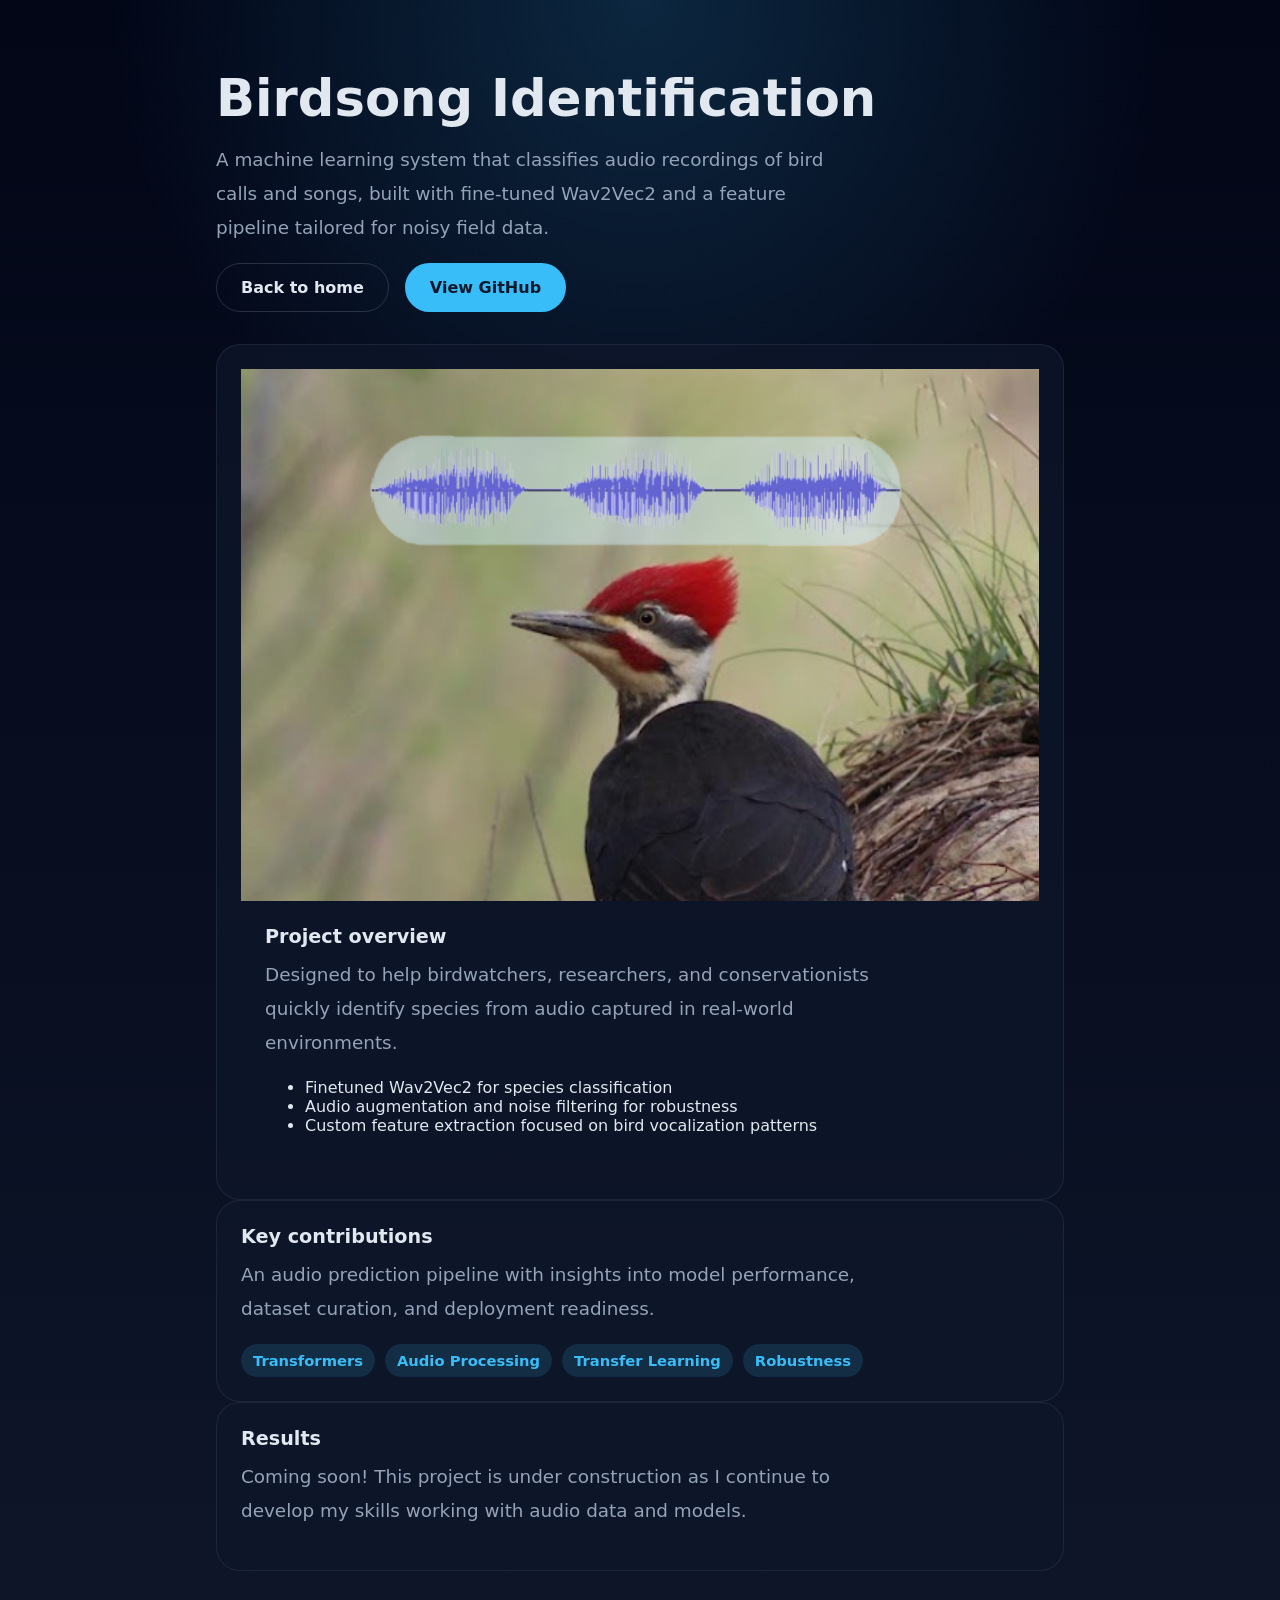
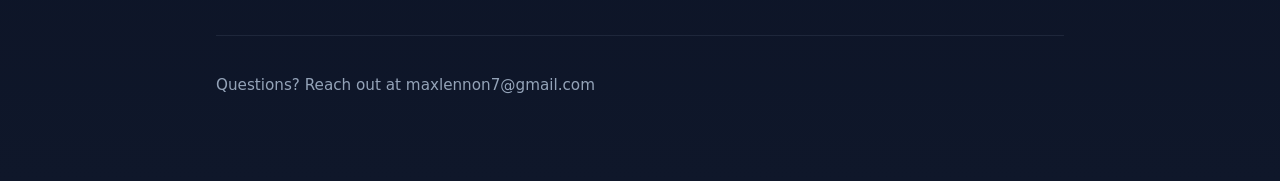
<file: project-birdsong.html>
<!DOCTYPE html>
<html lang="en">
<head>
  <meta charset="UTF-8" />
  <meta name="viewport" content="width=device-width, initial-scale=1.0" />
  <title>Birdsong Identification | Max Lennon</title>
  <link rel="stylesheet" href="style.css" />
</head>
<body>
  <div class="container">
    <main class="hero">
      <div>
        <h1>Birdsong Identification</h1>
        <p>
          A machine learning system that classifies audio recordings of bird calls and songs, built with fine-tuned Wav2Vec2 and a feature pipeline tailored for noisy field data.
        </p>
        <div class="cta-group">
          <a class="button button-secondary" href="index.html">Back to home</a>
          <a class="button button-primary" href="https://github.com/max-lennon">View GitHub</a>
        </div>
      </div>

      <section class="project-overview">
        <article class="card">
          <img class="project-image" src="images\woodpecker_sound_3-2.png" alt="Pileated woodpecker with waveform of its call" />
          <div class="project-details">
            <h2>Project overview</h2>
            <p class="tagline">Designed to help birdwatchers, researchers, and conservationists quickly identify species from audio captured in real-world environments.</p>
            <ul>
              <li>Finetuned Wav2Vec2 for species classification</li>
              <li>Audio augmentation and noise filtering for robustness</li>
              <li>Custom feature extraction focused on bird vocalization patterns</li>
            </ul>
          </div>
        </article>

        <article class="card">
          <h2>Key contributions</h2>
          <p class="tagline">An audio prediction pipeline with insights into model performance, dataset curation, and deployment readiness.</p>
          <div class="keywords">
            <span class="keyword-chip">Transformers</span>
            <span class="keyword-chip">Audio Processing</span>
            <span class="keyword-chip">Transfer Learning</span>
            <span class="keyword-chip">Robustness</span>
          </div>
        </article>

        <article class="card">
          <h2>Results</h2>
          <!-- <p class="tagline">Achieved higher classification accuracy on field audio while maintaining low latency for inference.</p>
          <p>Contextual analysis showed improved species separation across similar-sounding calls and reduced false positives on noisy backgrounds.</p> -->
            <p class="tagline">Coming soon! This project is under construction as I continue to develop my skills working with audio data and models.</p>
        </article>
      </section>
    </main>

    <footer>
      <p>Questions? Reach out at maxlennon7@gmail.com</p>
    </footer>
  </div>
</body>
</html>
</file>
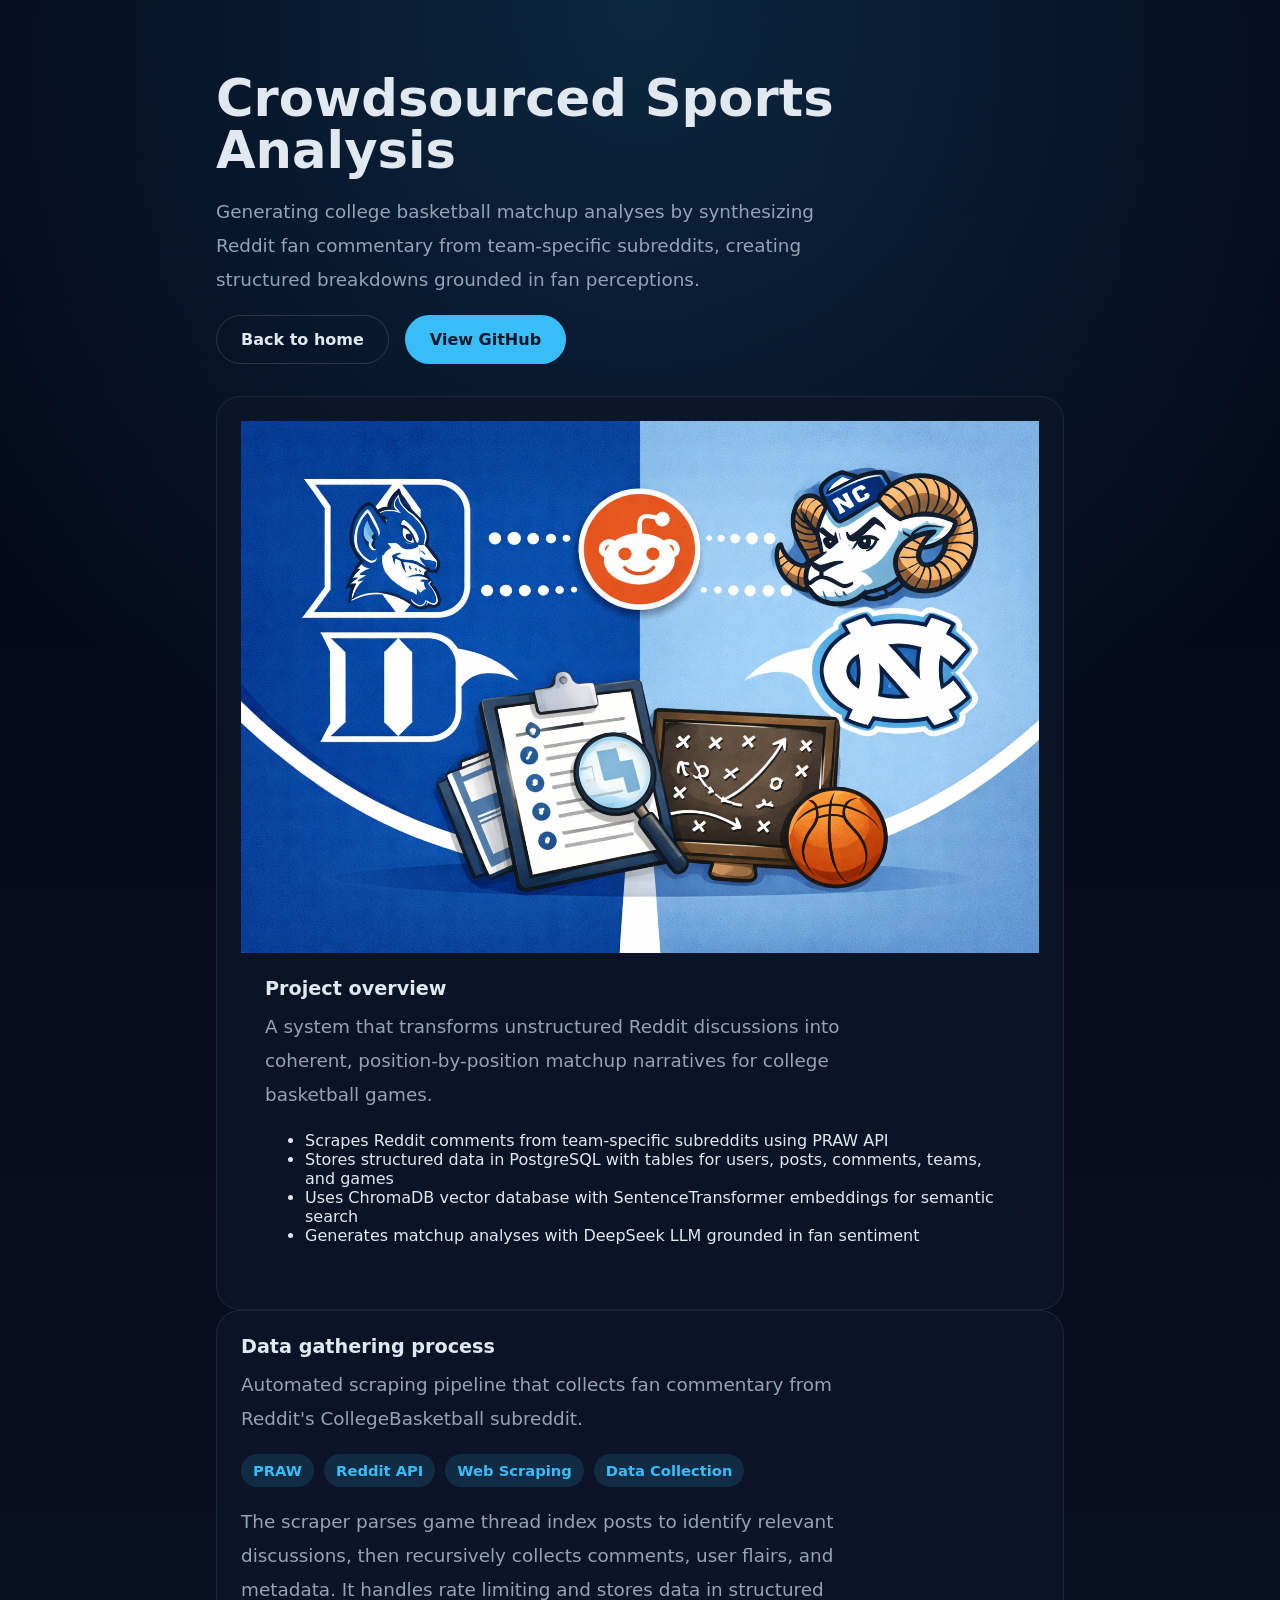
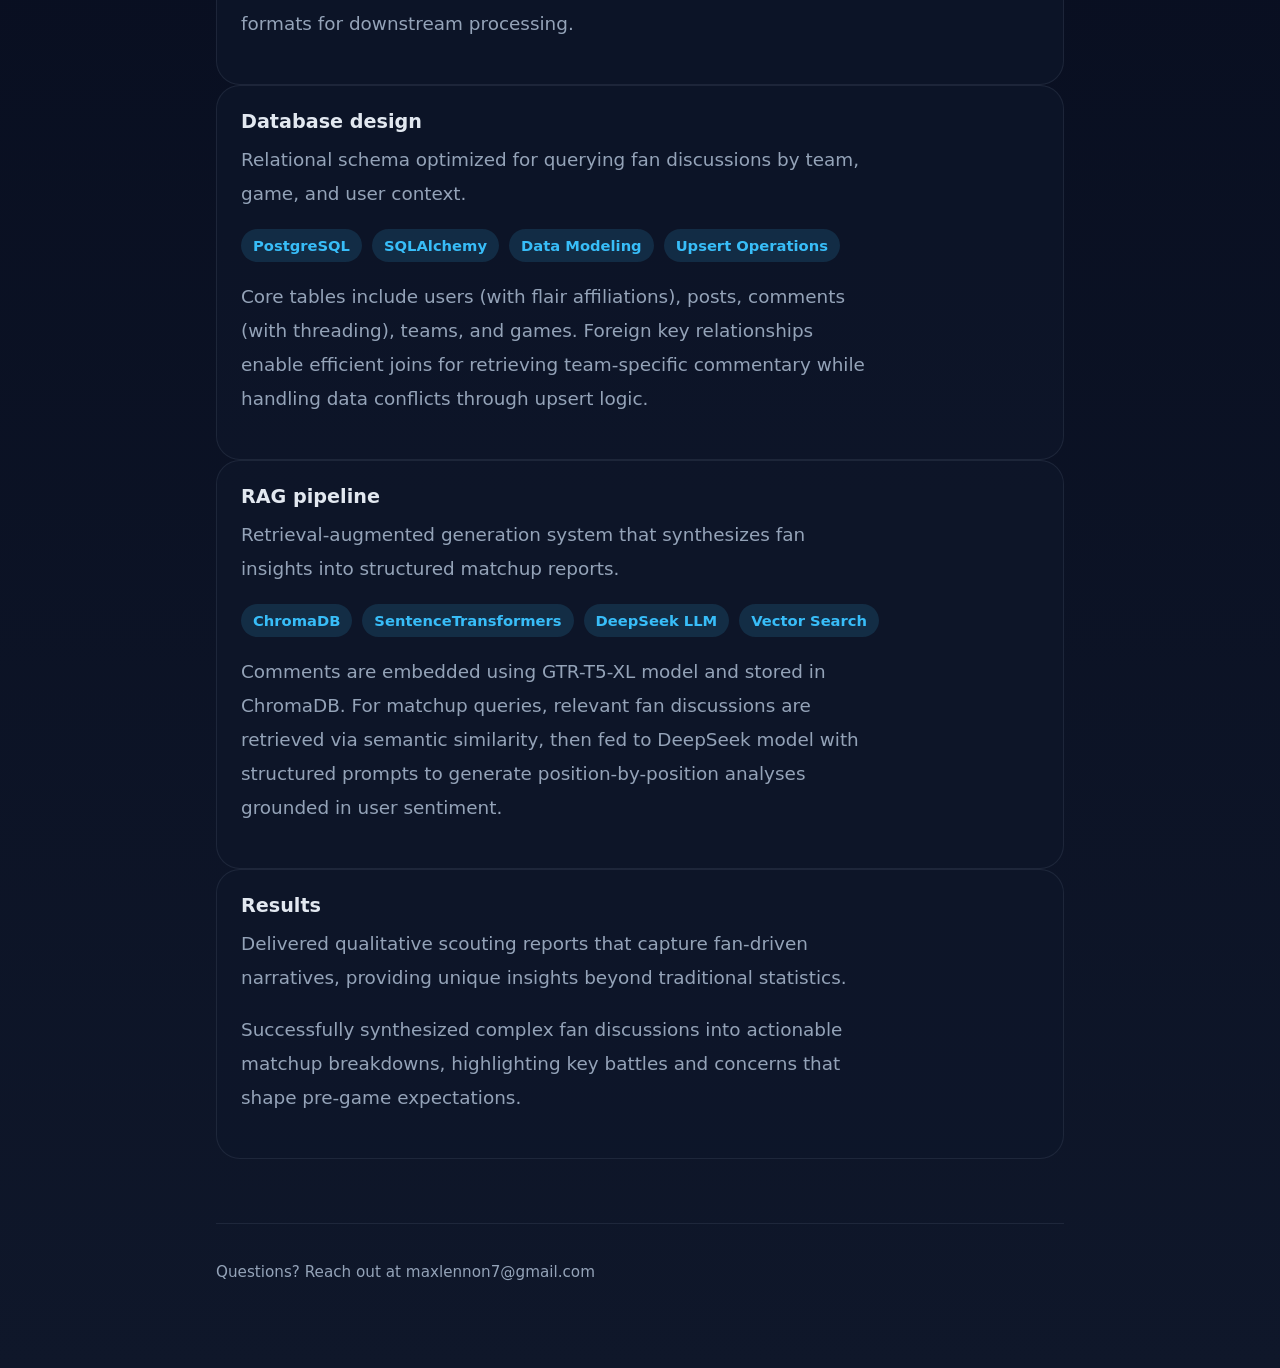
<file: sports-analysis.html>
<!DOCTYPE html>
<html lang="en">
<head>
  <meta charset="UTF-8" />
  <meta name="viewport" content="width=device-width, initial-scale=1.0" />
  <title>Crowdsourced Sports Analysis | Max Lennon</title>
  <link rel="stylesheet" href="style.css" />
</head>
<body>
  <div class="container">
    <main class="hero">
      <div>
        <h1>Crowdsourced Sports Analysis</h1>
        <p>
          Generating college basketball matchup analyses by synthesizing Reddit fan commentary from team-specific subreddits, creating structured breakdowns grounded in fan perceptions.
        </p>
        <div class="cta-group">
          <a class="button button-secondary" href="index.html">Back to home</a>
          <a class="button button-primary" href="https://github.com/max-lennon/bball_fanbot">View GitHub</a>
        </div>
      </div>

      <section class="project-overview">
        <article class="card">
          <img class="project-image" src="images\reddit_cbb.png" alt="Duke and UNC athletics logos on opposite sides of the Reddit icon, with basketball diagrams and charts underneath." />
          <div class="project-details">
            <h2>Project overview</h2>
            <p class="tagline">A system that transforms unstructured Reddit discussions into coherent, position-by-position matchup narratives for college basketball games.</p>
            <ul>
              <li>Scrapes Reddit comments from team-specific subreddits using PRAW API</li>
              <li>Stores structured data in PostgreSQL with tables for users, posts, comments, teams, and games</li>
              <li>Uses ChromaDB vector database with SentenceTransformer embeddings for semantic search</li>
              <li>Generates matchup analyses with DeepSeek LLM grounded in fan sentiment</li>
            </ul>
          </div>
        </article>

        <article class="card">
          <h2>Data gathering process</h2>
          <p class="tagline">Automated scraping pipeline that collects fan commentary from Reddit's CollegeBasketball subreddit.</p>
          <div class="keywords">
            <span class="keyword-chip">PRAW</span>
            <span class="keyword-chip">Reddit API</span>
            <span class="keyword-chip">Web Scraping</span>
            <span class="keyword-chip">Data Collection</span>
          </div>
          <p>The scraper parses game thread index posts to identify relevant discussions, then recursively collects comments, user flairs, and metadata. It handles rate limiting and stores data in structured formats for downstream processing.</p>
        </article>

        <article class="card">
          <h2>Database design</h2>
          <p class="tagline">Relational schema optimized for querying fan discussions by team, game, and user context.</p>
          <div class="keywords">
            <span class="keyword-chip">PostgreSQL</span>
            <span class="keyword-chip">SQLAlchemy</span>
            <span class="keyword-chip">Data Modeling</span>
            <span class="keyword-chip">Upsert Operations</span>
          </div>
          <p>Core tables include users (with flair affiliations), posts, comments (with threading), teams, and games. Foreign key relationships enable efficient joins for retrieving team-specific commentary while handling data conflicts through upsert logic.</p>
        </article>

        <article class="card">
          <h2>RAG pipeline</h2>
          <p class="tagline">Retrieval-augmented generation system that synthesizes fan insights into structured matchup reports.</p>
          <div class="keywords">
            <span class="keyword-chip">ChromaDB</span>
            <span class="keyword-chip">SentenceTransformers</span>
            <span class="keyword-chip">DeepSeek LLM</span>
            <span class="keyword-chip">Vector Search</span>
          </div>
          <p>Comments are embedded using GTR-T5-XL model and stored in ChromaDB. For matchup queries, relevant fan discussions are retrieved via semantic similarity, then fed to DeepSeek model with structured prompts to generate position-by-position analyses grounded in user sentiment.</p>
        </article>

        <article class="card">
          <h2>Results</h2>
          <p class="tagline">Delivered qualitative scouting reports that capture fan-driven narratives, providing unique insights beyond traditional statistics.</p>
          <p>Successfully synthesized complex fan discussions into actionable matchup breakdowns, highlighting key battles and concerns that shape pre-game expectations.</p>
        </article>
      </section>
    </main>

    <footer>
      <p>Questions? Reach out at maxlennon7@gmail.com</p>
    </footer>
  </div>
</body>
</html>
</file>
<file: style.css>
/* Basic landing page stylesheet */
:root {
  --bg: #0f172a;
  --surface: #1e293b;
  --text: #e2e8f0;
  --accent: #38bdf8;
  --muted: #94a3b8;
}

* {
  box-sizing: border-box;
}

body {
  margin: 0;
  min-height: 100vh;
  font-family: Inter, system-ui, -apple-system, BlinkMacSystemFont, "Segoe UI", sans-serif;
  background: radial-gradient(circle at top, rgba(56, 189, 248, 0.18), transparent 28%),
    linear-gradient(180deg, #020617 0%, #0f172a 100%);
  color: var(--text);
}

.container {
  max-width: 70vw;
  margin: 0 auto;
  padding: 72px 24px;
}

.hero {
  display: grid;
  gap: 32px;
  align-items: center;
  min-height: calc(100vh - 144px);
}

.hero h1 {
  font-size: clamp(2.75rem, 4vw, 5rem);
  margin: 0;
  line-height: 1.02;
}

.hero p {
  max-width: 50vw;
  font-size: 1.15rem;
  line-height: 1.85;
  color: var(--muted);
}

.cta-group {
  display: inline-flex;
  gap: 16px;
  flex-wrap: wrap;
}

.about {
  display: grid;
  gap: 24px;
  margin-top: 48px;
}

.about-card {
  display: grid;
  grid-template-columns: minmax(180px, 240px) 1fr;
  gap: 24px;
  align-items: center;
}

.about-image img {
  width: 100%;
  height: 100%;
  object-fit: cover;
  border-radius: 24px;
  min-height: 240px;
}

.about-image:hover {
  transform: translateY(-2px);
  box-shadow: 0 18px 35px rgba(56, 189, 248, 0.16);
}

.about-content h2 {
  margin-top: 0;
}

.about-content p {
  margin: 0 0 16px;
  color: var(--muted);
  line-height: 1.8;
}

.institution-logos {
  display: flex;
  flex-wrap: wrap;
  gap: 16px;
}

.institution {
  display: inline-flex;
  align-items: center;
  gap: 12px;
  padding: 12px 14px;
  border-radius: 18px;
  background: rgba(56, 189, 248, 0.08);
}

.institution img {
  width: 48px;
  height: 48px;
  object-fit: contain;
}

.button {
  display: inline-flex;
  align-items: center;
  justify-content: center;
  padding: 14px 24px;
  border-radius: 999px;
  border: 1px solid transparent;
  font-weight: 600;
  text-decoration: none;
  transition: transform 0.18s ease, box-shadow 0.18s ease, background-color 0.18s ease;
}

.button-primary {
  background: var(--accent);
  color: #0f172a;
}

.button-secondary {
  color: var(--text);
  border-color: rgba(226, 232, 240, 0.16);
}

.button:hover {
  transform: translateY(-2px);
  box-shadow: 0 18px 35px rgba(56, 189, 248, 0.16);
}

a {
  text-decoration: none;
  color: inherit;
}

.projects {
  display: grid;
  gap: 24px;
  margin-top: 0px;
  grid-template-columns: repeat(auto-fit, minmax(400px, 0.75fr));
}

.card {
  background: rgba(15, 23, 42, 0.72);
  border: 1px solid rgba(148, 163, 184, 0.12);
  border-radius: 24px;
  overflow: hidden;
}

.card:not(.project-card) {
  padding: 24px;
}

.project-card {
  display: grid;
  grid-template-rows: auto 1fr;
}

.project-card:hover {
  transform: translateY(-2px);
  box-shadow: 0 18px 35px rgba(56, 189, 248, 0.16);
}

.project-image {
  width: 100%;
  display: block;
  object-fit: cover;
  aspect-ratio: 3 / 2;
}

.project-details {
  padding: 24px;
  display: block;
  flex-direction: column;
}

.card h2 {
  margin: 0 0 10px;
  font-size: 1.2rem;
}

.tagline {
  margin: 0 0 18px;
  color: var(--muted);
  line-height: 1.7;
}

.keywords {
  display: flex;
  flex-wrap: wrap;
  gap: 10px;
}

.keyword-chip {
  display: inline-flex;
  align-items: center;
  padding: 8px 12px;
  border-radius: 999px;
  background: rgba(56, 189, 248, 0.14);
  color: var(--accent);
  font-size: 0.92rem;
  font-weight: 600;
}

.pdf-previews {
  display: grid;
  gap: 16px;
  margin-top: 20px;
}

.pdf-preview {
  border-radius: 20px;
  background: rgba(15, 23, 42, 0.85);
  overflow: hidden;
  border: 1px solid rgba(148, 163, 184, 0.12);
}

.pdf-preview summary {
  cursor: pointer;
  padding: 18px 20px;
  font-weight: 700;
  background: rgba(15, 23, 42, 0.95);
  color: var(--text);
  list-style: none;
}

.pdf-preview summary::-webkit-details-marker {
  display: none;
}

.pdf-iframe {
  width: 100%;
  min-height: 420px;
  border: none;
  background: #fff;
}

footer {
  margin-top: 64px;
  padding-top: 24px;
  border-top: 1px solid rgba(148, 163, 184, 0.12);
  color: var(--muted);
  font-size: 0.95rem;
  display: flex;
  flex-wrap: wrap;
  gap: 14px;
  align-items: center;
}

@media (max-width: 900px) {
  .about-card {
    grid-template-columns: 1fr;
  }
}

@media (max-width: 720px) {
  .container {
    padding: 42px 18px;
  }

  .hero {
    min-height: auto;
  }
}
</file>
